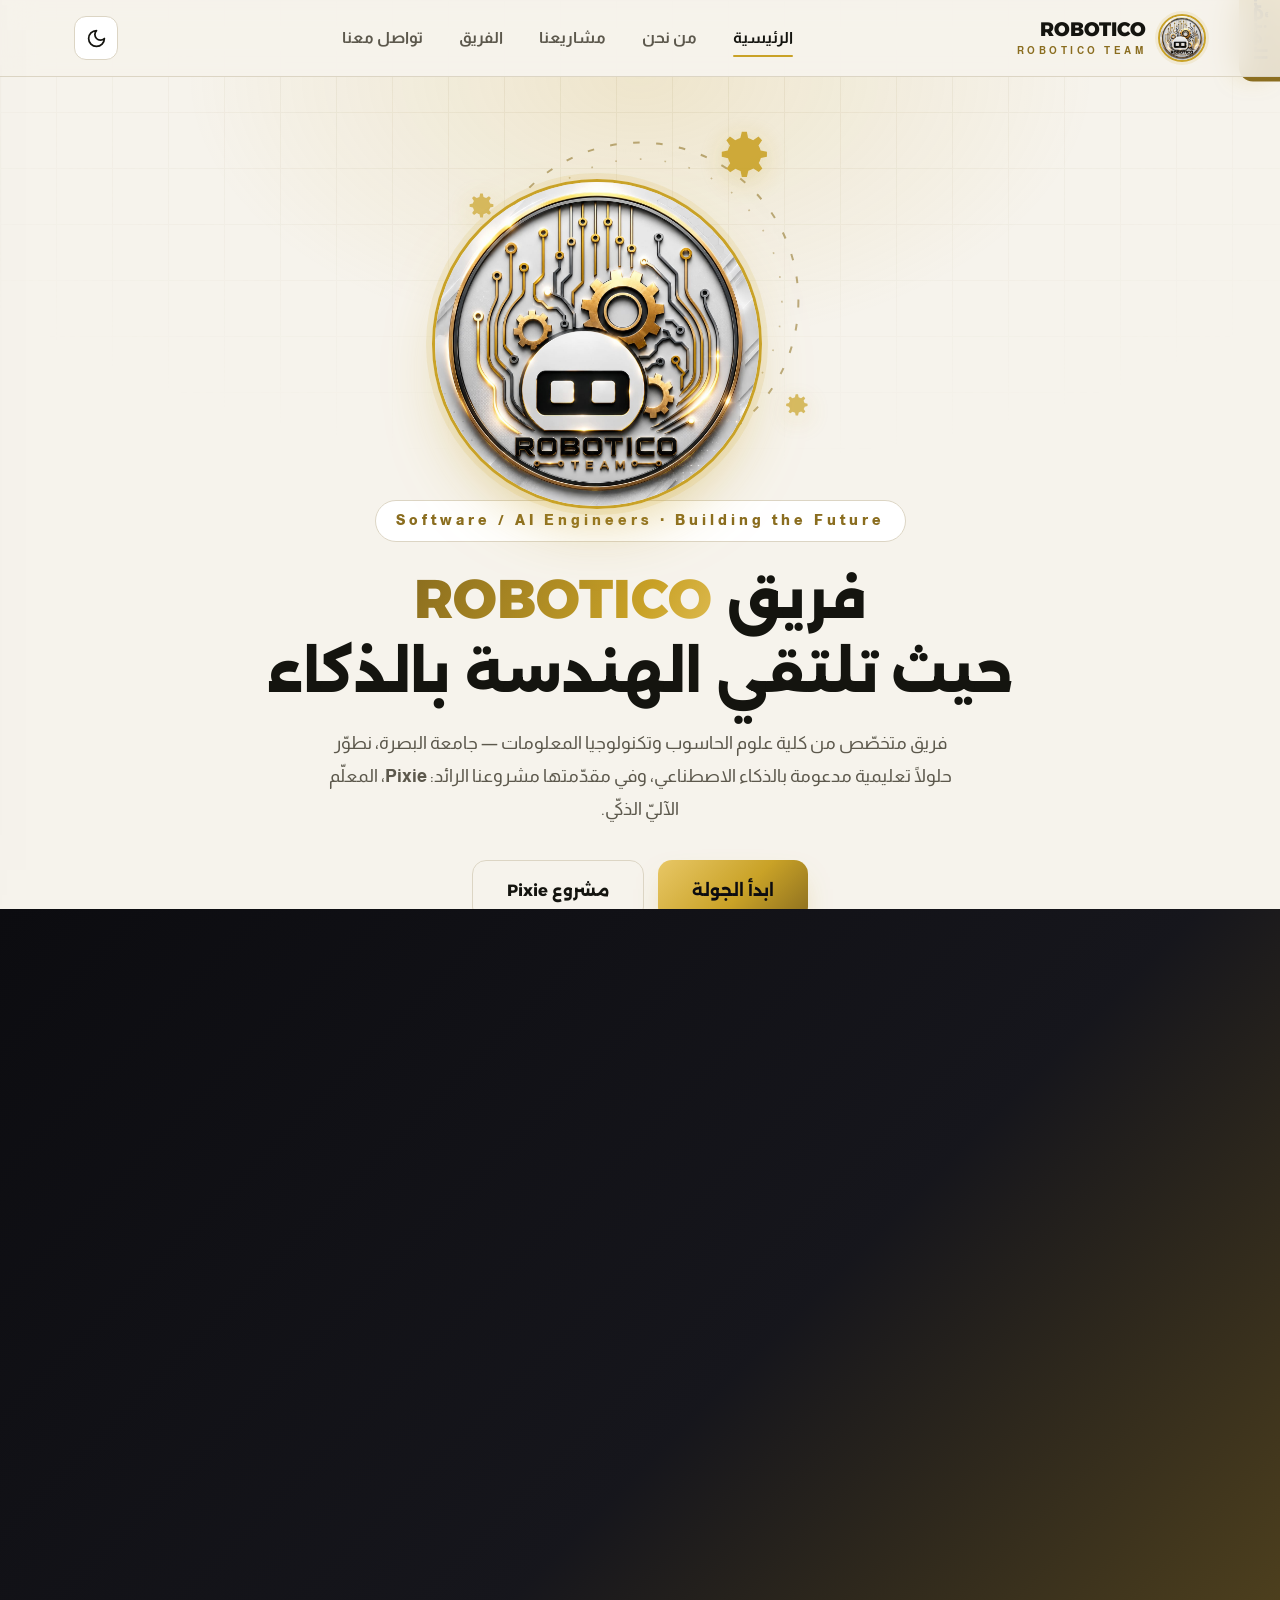
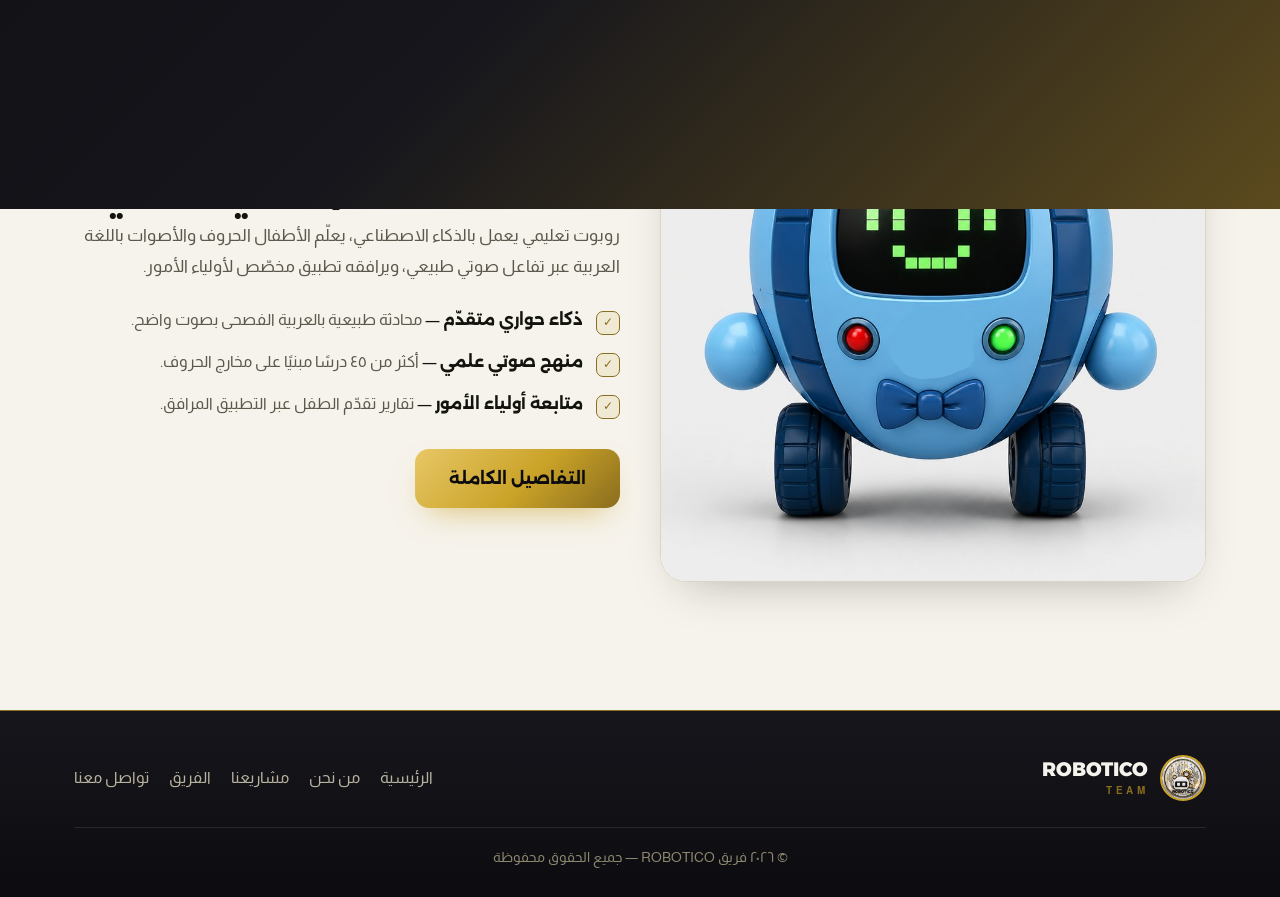
<file: index.html>
<!DOCTYPE html>
<html dir="rtl" lang="ar">
<head>
<meta charset="UTF-8" />
<meta name="viewport" content="width=device-width, initial-scale=1.0" />
<title>الرئيسية | فريق ROBOTICO — ROBOTICO TEAM</title>
<meta name="description" content="فريق ROBOTICO — جامعة البصرة. نبني Pixie: المعلّم الآليّ الذكيّ." />
<link rel="icon" type="image/jpeg" href="assets/logo.e" />
<link rel="preconnect" href="https://fonts.googleapis.com">
<link rel="preconnect" href="https://fonts.gstatic.com" crossorigin>
<link href="https://fonts.googleapis.com/css2?family=Alexandria:wght@500;700;800&family=Almarai:wght@400;700;800&display=swap" rel="stylesheet">
<link rel="stylesheet" href="style.css" />
</head>
<body>
<div class="circuit-bg" aria-hidden="true"></div>

<div class="page-wipe" id="pageWipe" aria-hidden="true"><img src="assets/logo.jpeg" alt="" /></div>

<nav class="nav">
  <div class="wrap nav-inner">
    <a class="brand" href="/" data-nav aria-label="ROBOTICO — الرئيسية">
      <img src="assets/logo.jpeg" alt="شعار فريق ROBOTICO" />
      <span class="brand-text">
        <span class="brand-name">ROBOTICO</span>
        <span class="brand-sub">ROBOTICO TEAM</span>
      </span>
    </a>
    <div class="nav-links" id="navLinks">
      <a href="/" data-nav class="active">الرئيسية</a>
      <a href="/about" data-nav>من نحن</a>
      <a href="/projects" data-nav>مشاريعنا</a>
      <a href="/team" data-nav>الفريق</a>
      <a href="/contact" data-nav>تواصل معنا</a>
    </div>
    <div class="nav-actions">
      <button class="icon-btn" id="themeBtn" onclick="toggleTheme()" aria-label="تبديل الثيم"></button>
      <button class="icon-btn burger" id="burger" aria-label="القائمة" aria-expanded="false">
        <svg viewBox="0 0 24 24" fill="none" stroke-width="2" stroke-linecap="round"><path d="M4 7h16M4 12h16M4 17h16"/></svg>
      </button>
    </div>
  </div>
</nav>

<button class="side-tab" id="sideTab">المنصّة قريبًا</button>
<aside class="sidebar" id="sidebar" aria-label="نافذة المنصّة">
  <div class="sidebar-head">
    <h3>منصّة Pixie</h3>
    <button class="icon-btn" id="sideClose" aria-label="إغلاق">
      <svg viewBox="0 0 24 24" fill="none" stroke-width="2" stroke-linecap="round"><path d="M6 6l12 12M18 6L6 18"/></svg>
    </button>
  </div>
  <p class="sidebar-sub">مساحة مخصّصة لأدوات Pixie التفاعلية — سيتم تفعيلها قريبًا.</p>
  <div class="side-card">
    <h4><svg viewBox="0 0 24 24" fill="none" stroke-width="2" stroke-linecap="round" stroke-linejoin="round"><rect x="2" y="4" width="20" height="14" rx="3"/><path d="M8 22h8M12 18v4"/></svg> محاكي Pixie التفاعلي</h4>
    <p>جرّب Pixie مباشرة من المتصفح: تعابيره، حروفه، وتفاعله.</p>
    <span class="soon">قريبًا</span>
  </div>
  <div class="side-card">
    <h4><svg viewBox="0 0 24 24" fill="none" stroke-width="2" stroke-linecap="round" stroke-linejoin="round"><rect x="5" y="2" width="14" height="20" rx="3"/><path d="M12 18h.01"/></svg> تطبيق أولياء الأمور</h4>
    <p>رابط تحميل التطبيق المرافق لمتابعة تقدّم طفلك.</p>
    <span class="soon">قريبًا</span>
  </div>
</aside>
<div class="overlay" id="overlay"></div>

<main class="page-body">

<section class="hero">
  <div class="hero-inner">
    <div class="logo-stage">
      <div class="gear gear-ring"><svg viewBox="0 0 200 200" fill="none" stroke="currentColor" aria-hidden="true"><circle cx="100" cy="100" r="96" stroke-width="1.2" stroke-dasharray="4 10"/><circle cx="100" cy="100" r="86" stroke-width="1" stroke-dasharray="1 14" opacity=".7"/></svg></div>
      <div class="gear gear-1"><svg viewBox="0 0 100 100" fill="currentColor" aria-hidden="true"><path d="M50 30a20 20 0 1 0 0 40 20 20 0 0 0 0-40Zm0 12a8 8 0 1 1 0 16 8 8 0 0 1 0-16Z"/><path d="M46 6h8l2 10a35 35 0 0 1 8 3.4l8.6-5.7 5.7 5.7-5.7 8.6a35 35 0 0 1 3.4 8L86 38v8l-9.6 2a35 35 0 0 1-3.4 8l5.7 8.6-5.7 5.7-8.6-5.7a35 35 0 0 1-8 3.4L54 78h-8l-2-9.6a35 35 0 0 1-8-3.4l-8.6 5.7-5.7-5.7 5.7-8.6a35 35 0 0 1-3.4-8L14 46v-8l9.6-2a35 35 0 0 1 3.4-8l-5.7-8.6 5.7-5.7 8.6 5.7a35 35 0 0 1 8-3.4L46 6Z" transform="translate(0 8)"/></svg></div>
      <div class="gear gear-2"><svg viewBox="0 0 100 100" fill="currentColor" aria-hidden="true"><path d="M50 30a20 20 0 1 0 0 40 20 20 0 0 0 0-40Zm0 12a8 8 0 1 1 0 16 8 8 0 0 1 0-16Z"/><path d="M46 6h8l2 10a35 35 0 0 1 8 3.4l8.6-5.7 5.7 5.7-5.7 8.6a35 35 0 0 1 3.4 8L86 38v8l-9.6 2a35 35 0 0 1-3.4 8l5.7 8.6-5.7 5.7-8.6-5.7a35 35 0 0 1-8 3.4L54 78h-8l-2-9.6a35 35 0 0 1-8-3.4l-8.6 5.7-5.7-5.7 5.7-8.6a35 35 0 0 1-3.4-8L14 46v-8l9.6-2a35 35 0 0 1 3.4-8l-5.7-8.6 5.7-5.7 8.6 5.7a35 35 0 0 1 8-3.4L46 6Z" transform="translate(0 8)"/></svg></div>
      <div class="gear gear-3"><svg viewBox="0 0 100 100" fill="currentColor" aria-hidden="true"><path d="M50 30a20 20 0 1 0 0 40 20 20 0 0 0 0-40Zm0 12a8 8 0 1 1 0 16 8 8 0 0 1 0-16Z"/><path d="M46 6h8l2 10a35 35 0 0 1 8 3.4l8.6-5.7 5.7 5.7-5.7 8.6a35 35 0 0 1 3.4 8L86 38v8l-9.6 2a35 35 0 0 1-3.4 8l5.7 8.6-5.7 5.7-8.6-5.7a35 35 0 0 1-8 3.4L54 78h-8l-2-9.6a35 35 0 0 1-8-3.4l-8.6 5.7-5.7-5.7 5.7-8.6a35 35 0 0 1-3.4-8L14 46v-8l9.6-2a35 35 0 0 1 3.4-8l-5.7-8.6 5.7-5.7 8.6 5.7a35 35 0 0 1 8-3.4L46 6Z" transform="translate(0 8)"/></svg></div>
      <div class="gear gear-4"><svg viewBox="0 0 100 100" fill="currentColor" aria-hidden="true"><path d="M50 30a20 20 0 1 0 0 40 20 20 0 0 0 0-40Zm0 12a8 8 0 1 1 0 16 8 8 0 0 1 0-16Z"/><path d="M46 6h8l2 10a35 35 0 0 1 8 3.4l8.6-5.7 5.7 5.7-5.7 8.6a35 35 0 0 1 3.4 8L86 38v8l-9.6 2a35 35 0 0 1-3.4 8l5.7 8.6-5.7 5.7-8.6-5.7a35 35 0 0 1-8 3.4L54 78h-8l-2-9.6a35 35 0 0 1-8-3.4l-8.6 5.7-5.7-5.7 5.7-8.6a35 35 0 0 1-3.4-8L14 46v-8l9.6-2a35 35 0 0 1 3.4-8l-5.7-8.6 5.7-5.7 8.6 5.7a35 35 0 0 1 8-3.4L46 6Z" transform="translate(0 8)"/></svg></div>
      <img class="logo" src="assets/logo.jpeg" alt="شعار فريق ROBOTICO" />
    </div>
    <span class="kicker">Software / AI Engineers · Building the Future</span>
    <h1>فريق <span class="gold-text">ROBOTICO</span><br>حيث تلتقي الهندسة بالذكاء</h1>
    <p>فريق متخصّص من كلية علوم الحاسوب وتكنولوجيا المعلومات — جامعة البصرة، نطوّر حلولًا تعليمية مدعومة بالذكاء الاصطناعي، وفي مقدّمتها مشروعنا الرائد: <b>Pixie</b>، المعلّم الآليّ الذكيّ.</p>
    <div class="btn-row">
      <button class="btn btn-gold" onclick="document.getElementById('intro').scrollIntoView({behavior:'smooth'})">ابدأ الجولة</button>
      <a class="btn btn-outline" href="/projects" data-nav>مشروع Pixie</a>
    </div>
  </div>
  <div class="scroll-hint"><span>مرّر للأسفل<svg viewBox="0 0 24 24" fill="none" stroke-width="2" stroke-linecap="round" stroke-linejoin="round"><path d="M12 5v14M5 12l7 7 7-7"/></svg></span></div>
</section>

<section class="section" id="intro">
  <div class="wrap">
    <span class="eyebrow reveal">من نحن</span>
    <h2 class="section-title reveal">فريق أكاديمي برؤية صناعية</h2>
    <p class="section-lead reveal d1">نعمل بمنهجية هندسية دقيقة: من البحث العلمي، إلى تصميم الأنظمة، إلى المنتج الواقعي.</p>
    <div class="grid-3" style="margin-top:44px">
      <div class="card reveal">
        <div class="card-ic"><svg viewBox="0 0 24 24" fill="none" stroke-width="2" stroke-linecap="round" stroke-linejoin="round"><path d="M12 2 2 7l10 5 10-5-10-5Z"/><path d="M2 17l10 5 10-5M2 12l10 5 10-5"/></svg></div>
        <h3>بحث علمي محكّم</h3>
        <p>مشروع Pixie مبنيّ على ورقة بحثية مقدَّمة لمسابقة NURAI 2026، بمنهجية أكاديمية موثّقة.</p>
      </div>
      <div class="card reveal d1">
        <div class="card-ic"><svg viewBox="0 0 24 24" fill="none" stroke-width="2" stroke-linecap="round" stroke-linejoin="round"><rect x="4" y="4" width="16" height="16" rx="2"/><path d="M9 9h6v6H9zM4 12h-2M22 12h-2M12 4V2M12 22v-2"/></svg></div>
        <h3>هندسة متكاملة</h3>
        <p>عتاد وبرمجيات وذكاء اصطناعي: من المعالجات المدمجة إلى أنظمة الحوار الذكية والتطبيقات.</p>
      </div>
      <div class="card reveal d2">
        <div class="card-ic"><svg viewBox="0 0 24 24" fill="none" stroke-width="2" stroke-linecap="round" stroke-linejoin="round"><path d="M17 21v-2a4 4 0 0 0-4-4H5a4 4 0 0 0-4 4v2"/><circle cx="9" cy="7" r="4"/><path d="M23 21v-2a4 4 0 0 0-3-3.87M16 3.13a4 4 0 0 1 0 7.75"/></svg></div>
        <h3>أثر مجتمعي</h3>
        <p>هدفنا تمكين الطفل العربي من التعلّم بلغته الأم عبر تقنيات عالمية المستوى.</p>
      </div>
    </div>
  </div>
</section>

<section class="section" style="padding-top:0">
  <div class="wrap grid-2">
    <div class="pixie-photo reveal">
      <span class="badge">PIXIE · Pixie</span>
      <img src="assets/pixie.jpg" alt="روبوت Pixie التعليمي" />
    </div>
    <div>
      <span class="eyebrow reveal">مشروعنا الرائد</span>
      <h2 class="section-title reveal d1">Pixie — المعلّم الآليّ الذكيّ</h2>
      <p class="section-lead reveal d2">روبوت تعليمي يعمل بالذكاء الاصطناعي، يعلّم الأطفال الحروف والأصوات باللغة العربية عبر تفاعل صوتي طبيعي، ويرافقه تطبيق مخصّص لأولياء الأمور.</p>
      <ul class="spec-list reveal d3">
        <li><span class="tick">✓</span><div><b>ذكاء حواري متقدّم</b> — <span>محادثة طبيعية بالعربية الفصحى بصوت واضح.</span></div></li>
        <li><span class="tick">✓</span><div><b>منهج صوتي علمي</b> — <span>أكثر من ٤٥ درسًا مبنيًا على مخارج الحروف.</span></div></li>
        <li><span class="tick">✓</span><div><b>متابعة أولياء الأمور</b> — <span>تقارير تقدّم الطفل عبر التطبيق المرافق.</span></div></li>
      </ul>
      <div style="margin-top:30px" class="reveal d3">
        <a class="btn btn-gold" href="/projects" data-nav>التفاصيل الكاملة</a>
      </div>
    </div>
  </div>
</section>

</main>

<footer>
  <div class="wrap">
    <div class="foot-inner">
      <div class="foot-brand">
        <img src="assets/logo.jpeg" alt="" />
        <span class="brand-text">
          <span class="brand-name">ROBOTICO</span>
          <span class="brand-sub">TEAM</span>
        </span>
      </div>
      <div class="foot-links">
        <a href="/" data-nav class="active">الرئيسية</a>
      <a href="/about" data-nav>من نحن</a>
      <a href="/projects" data-nav>مشاريعنا</a>
      <a href="/team" data-nav>الفريق</a>
      <a href="/contact" data-nav>تواصل معنا</a>
      </div>
    </div>
    <div class="foot-copy">© ٢٠٢٦ فريق ROBOTICO — جميع الحقوق محفوظة</div>
  </div>
</footer>

<script src="script.js"></script>
</body>
</html>
</file>
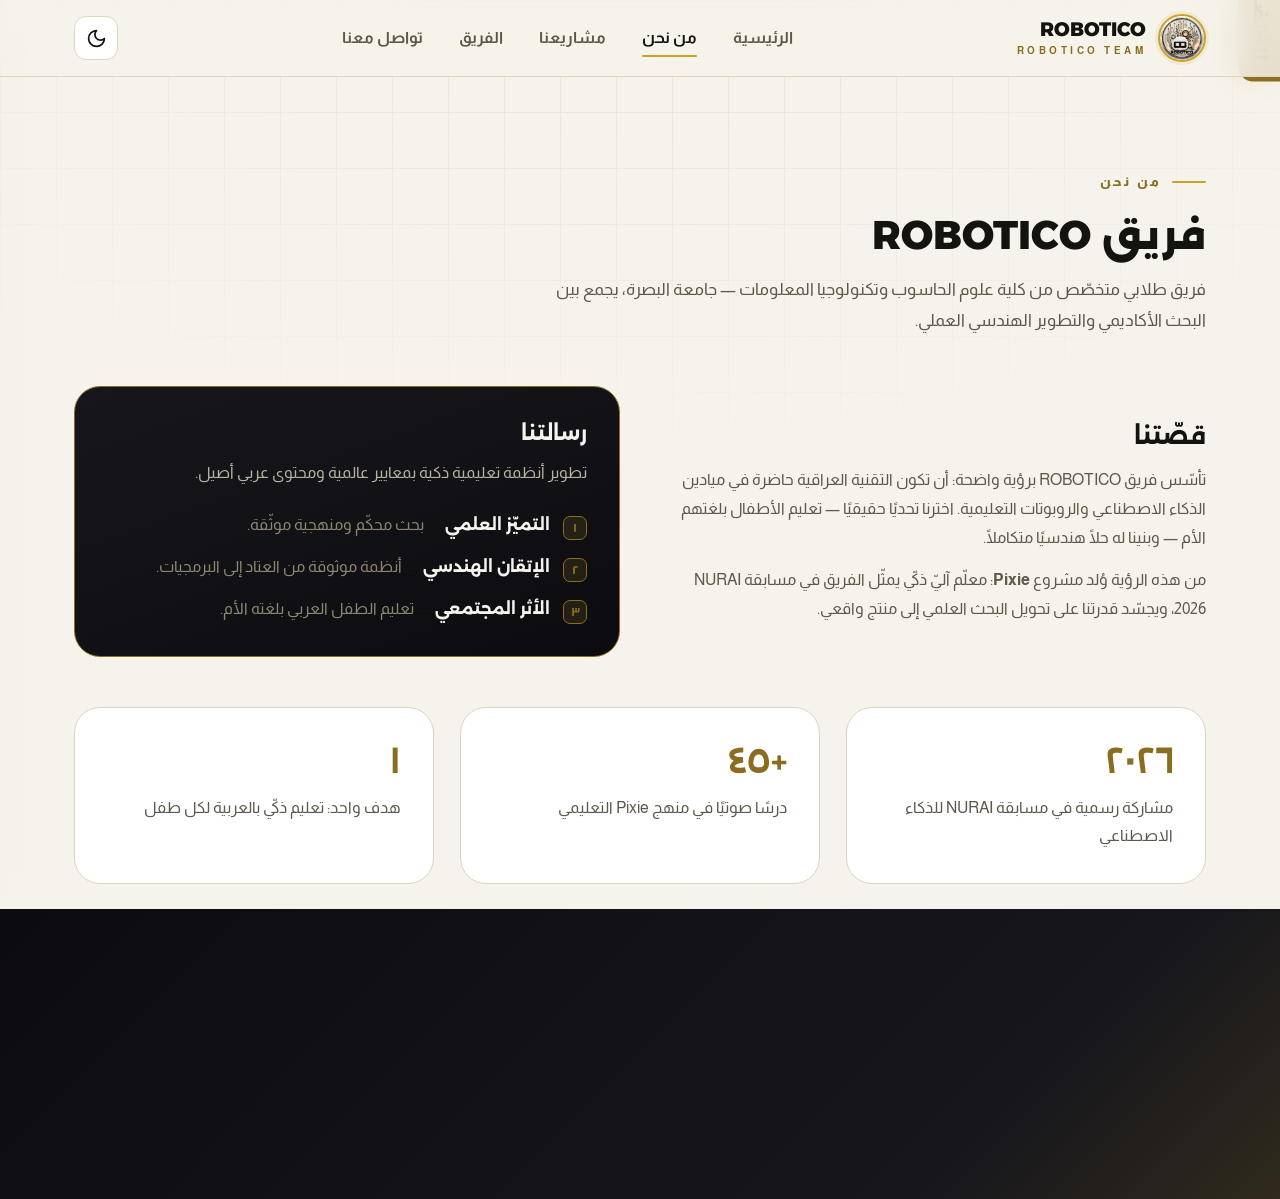
<file: about/index.html>
<!DOCTYPE html>
<html dir="rtl" lang="ar">
<head>
<meta charset="UTF-8" />
<meta name="viewport" content="width=device-width, initial-scale=1.0" />
<title>من نحن | فريق ROBOTICO — ROBOTICO TEAM</title>
<meta name="description" content="فريق ROBOTICO — جامعة البصرة. نبني Pixie: المعلّم الآليّ الذكيّ." />
<link rel="icon" type="image/jpeg" href="../assets/logo.jpeg" />
<link rel="preconnect" href="https://fonts.googleapis.com">
<link rel="preconnect" href="https://fonts.gstatic.com" crossorigin>
<link href="https://fonts.googleapis.com/css2?family=Alexandria:wght@500;700;800&family=Almarai:wght@400;700;800&display=swap" rel="stylesheet">
<link rel="stylesheet" href="../style.css" />
</head>
<body>
<div class="circuit-bg" aria-hidden="true"></div>

<div class="page-wipe" id="pageWipe" aria-hidden="true"><img src="../assets/logo.jpeg" alt="" /></div>

<nav class="nav">
  <div class="wrap nav-inner">
    <a class="brand" href="/" data-nav aria-label="ROBOTICO — الرئيسية">
      <img src="../assets/logo.jpeg" alt="شعار فريق ROBOTICO" />
      <span class="brand-text">
        <span class="brand-name">ROBOTICO</span>
        <span class="brand-sub">ROBOTICO TEAM</span>
      </span>
    </a>
    <div class="nav-links" id="navLinks">
      <a href="/" data-nav>الرئيسية</a>
      <a href="/about" data-nav class="active">من نحن</a>
      <a href="/projects" data-nav>مشاريعنا</a>
      <a href="/team" data-nav>الفريق</a>
      <a href="/contact" data-nav>تواصل معنا</a>
    </div>
    <div class="nav-actions">
      <button class="icon-btn" id="themeBtn" onclick="toggleTheme()" aria-label="تبديل الثيم"></button>
      <button class="icon-btn burger" id="burger" aria-label="القائمة" aria-expanded="false">
        <svg viewBox="0 0 24 24" fill="none" stroke-width="2" stroke-linecap="round"><path d="M4 7h16M4 12h16M4 17h16"/></svg>
      </button>
    </div>
  </div>
</nav>

<button class="side-tab" id="sideTab">المنصّة قريبًا</button>
<aside class="sidebar" id="sidebar" aria-label="نافذة المنصّة">
  <div class="sidebar-head">
    <h3>منصّة Pixie</h3>
    <button class="icon-btn" id="sideClose" aria-label="إغلاق">
      <svg viewBox="0 0 24 24" fill="none" stroke-width="2" stroke-linecap="round"><path d="M6 6l12 12M18 6L6 18"/></svg>
    </button>
  </div>
  <p class="sidebar-sub">مساحة مخصّصة لأدوات Pixie التفاعلية — سيتم تفعيلها قريبًا.</p>
  <div class="side-card">
    <h4><svg viewBox="0 0 24 24" fill="none" stroke-width="2" stroke-linecap="round" stroke-linejoin="round"><rect x="2" y="4" width="20" height="14" rx="3"/><path d="M8 22h8M12 18v4"/></svg> محاكي Pixie التفاعلي</h4>
    <p>جرّب Pixie مباشرة من المتصفح: تعابيره، حروفه، وتفاعله.</p>
    <span class="soon">قريبًا</span>
  </div>
  <div class="side-card">
    <h4><svg viewBox="0 0 24 24" fill="none" stroke-width="2" stroke-linecap="round" stroke-linejoin="round"><rect x="5" y="2" width="14" height="20" rx="3"/><path d="M12 18h.01"/></svg> تطبيق أولياء الأمور</h4>
    <p>رابط تحميل التطبيق المرافق لمتابعة تقدّم طفلك.</p>
    <span class="soon">قريبًا</span>
  </div>
</aside>
<div class="overlay" id="overlay"></div>

<main class="page-body">

<section class="section" style="margin-top:76px">
  <div class="wrap">
    <span class="eyebrow reveal">من نحن</span>
    <h2 class="section-title reveal">فريق ROBOTICO</h2>
    <p class="section-lead reveal d1">فريق طلابي متخصّص من كلية علوم الحاسوب وتكنولوجيا المعلومات — جامعة البصرة، يجمع بين البحث الأكاديمي والتطوير الهندسي العملي.</p>

    <div class="grid-2" style="margin-top:50px">
      <div class="reveal">
        <h3 style="font-size:1.5rem;margin-bottom:14px">قصّتنا</h3>
        <p style="color:var(--muted);margin-bottom:14px">تأسّس فريق ROBOTICO برؤية واضحة: أن تكون التقنية العراقية حاضرة في ميادين الذكاء الاصطناعي والروبوتات التعليمية. اخترنا تحديًا حقيقيًا — تعليم الأطفال بلغتهم الأم — وبنينا له حلًا هندسيًا متكاملًا.</p>
        <p style="color:var(--muted)">من هذه الرؤية وُلد مشروع <b>Pixie</b>: معلّم آليّ ذكيّ يمثّل الفريق في مسابقة NURAI 2026، ويجسّد قدرتنا على تحويل البحث العلمي إلى منتج واقعي.</p>
      </div>
      <div class="card reveal d1" style="background:linear-gradient(160deg,var(--charcoal),var(--black));border-color:var(--gold-deep)">
        <h3 style="color:var(--ivory);margin-bottom:12px">رسالتنا</h3>
        <p style="color:#B8B29E;margin-bottom:20px">تطوير أنظمة تعليمية ذكية بمعايير عالمية ومحتوى عربي أصيل.</p>
        <ul class="spec-list">
          <li><span class="tick">١</span><div><b style="color:var(--ivory)">التميّز العلمي</b> — <span style="color:#8d876f">بحث محكّم ومنهجية موثّقة.</span></div></li>
          <li><span class="tick">٢</span><div><b style="color:var(--ivory)">الإتقان الهندسي</b> — <span style="color:#8d876f">أنظمة موثوقة من العتاد إلى البرمجيات.</span></div></li>
          <li><span class="tick">٣</span><div><b style="color:var(--ivory)">الأثر المجتمعي</b> — <span style="color:#8d876f">تعليم الطفل العربي بلغته الأم.</span></div></li>
        </ul>
      </div>
    </div>

    <div class="grid-3" style="margin-top:50px">
      <div class="card reveal"><h3 style="color:var(--accent);font-size:2rem">٢٠٢٦</h3><p>مشاركة رسمية في مسابقة NURAI للذكاء الاصطناعي</p></div>
      <div class="card reveal d1"><h3 style="color:var(--accent);font-size:2rem">+٤٥</h3><p>درسًا صوتيًا في منهج Pixie التعليمي</p></div>
      <div class="card reveal d2"><h3 style="color:var(--accent);font-size:2rem">١</h3><p>هدف واحد: تعليم ذكيّ بالعربية لكل طفل</p></div>
    </div>
  </div>
</section>

</main>

<footer>
  <div class="wrap">
    <div class="foot-inner">
      <div class="foot-brand">
        <img src="../assets/logo.jpeg" alt="" />
        <span class="brand-text">
          <span class="brand-name">ROBOTICO</span>
          <span class="brand-sub">TEAM</span>
        </span>
      </div>
      <div class="foot-links">
        <a href="/" data-nav>الرئيسية</a>
      <a href="/about" data-nav class="active">من نحن</a>
      <a href="/projects" data-nav>مشاريعنا</a>
      <a href="/team" data-nav>الفريق</a>
      <a href="/contact" data-nav>تواصل معنا</a>
      </div>
    </div>
    <div class="foot-copy">© ٢٠٢٦ فريق ROBOTICO — جميع الحقوق محفوظة</div>
  </div>
</footer>

<script src="../script.js"></script>
</body>
</html>
</file>
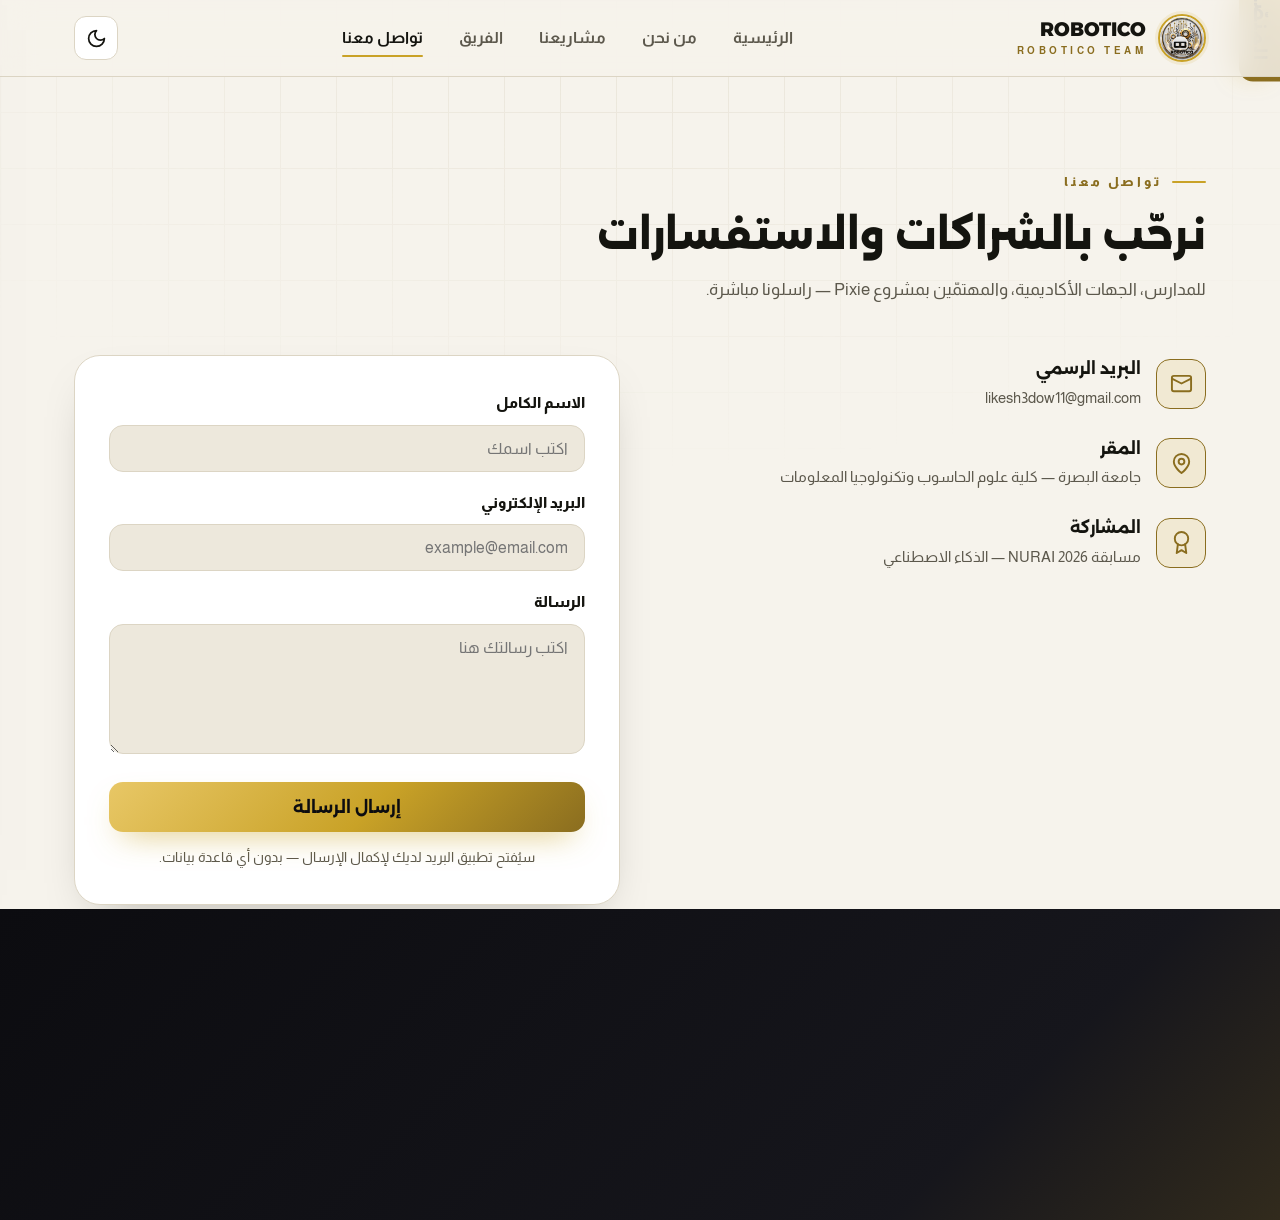
<file: contact/index.html>
<!DOCTYPE html>
<html dir="rtl" lang="ar">
<head>
<meta charset="UTF-8" />
<meta name="viewport" content="width=device-width, initial-scale=1.0" />
<title>تواصل معنا | فريق ROBOTICO — ROBOTICO TEAM</title>
<meta name="description" content="فريق ROBOTICO — جامعة البصرة. نبني Pixie: المعلّم الآليّ الذكيّ." />
<link rel="icon" type="image/jpeg" href="../assets/logo.jpeg" />
<link rel="preconnect" href="https://fonts.googleapis.com">
<link rel="preconnect" href="https://fonts.gstatic.com" crossorigin>
<link href="https://fonts.googleapis.com/css2?family=Alexandria:wght@500;700;800&family=Almarai:wght@400;700;800&display=swap" rel="stylesheet">
<link rel="stylesheet" href="../style.css" />
</head>
<body>
<div class="circuit-bg" aria-hidden="true"></div>

<div class="page-wipe" id="pageWipe" aria-hidden="true"><img src="../assets/logo.jpeg" alt="" /></div>

<nav class="nav">
  <div class="wrap nav-inner">
    <a class="brand" href="/" data-nav aria-label="ROBOTICO — الرئيسية">
      <img src="../assets/logo.jpeg" alt="شعار فريق ROBOTICO" />
      <span class="brand-text">
        <span class="brand-name">ROBOTICO</span>
        <span class="brand-sub">ROBOTICO TEAM</span>
      </span>
    </a>
    <div class="nav-links" id="navLinks">
      <a href="/" data-nav>الرئيسية</a>
      <a href="/about" data-nav>من نحن</a>
      <a href="/projects" data-nav>مشاريعنا</a>
      <a href="/team" data-nav>الفريق</a>
      <a href="/contact" data-nav class="active">تواصل معنا</a>
    </div>
    <div class="nav-actions">
      <button class="icon-btn" id="themeBtn" onclick="toggleTheme()" aria-label="تبديل الثيم"></button>
      <button class="icon-btn burger" id="burger" aria-label="القائمة" aria-expanded="false">
        <svg viewBox="0 0 24 24" fill="none" stroke-width="2" stroke-linecap="round"><path d="M4 7h16M4 12h16M4 17h16"/></svg>
      </button>
    </div>
  </div>
</nav>

<button class="side-tab" id="sideTab">المنصّة قريبًا</button>
<aside class="sidebar" id="sidebar" aria-label="نافذة المنصّة">
  <div class="sidebar-head">
    <h3>منصّة Pixie</h3>
    <button class="icon-btn" id="sideClose" aria-label="إغلاق">
      <svg viewBox="0 0 24 24" fill="none" stroke-width="2" stroke-linecap="round"><path d="M6 6l12 12M18 6L6 18"/></svg>
    </button>
  </div>
  <p class="sidebar-sub">مساحة مخصّصة لأدوات Pixie التفاعلية — سيتم تفعيلها قريبًا.</p>
  <div class="side-card">
    <h4><svg viewBox="0 0 24 24" fill="none" stroke-width="2" stroke-linecap="round" stroke-linejoin="round"><rect x="2" y="4" width="20" height="14" rx="3"/><path d="M8 22h8M12 18v4"/></svg> محاكي Pixie التفاعلي</h4>
    <p>جرّب Pixie مباشرة من المتصفح: تعابيره، حروفه، وتفاعله.</p>
    <span class="soon">قريبًا</span>
  </div>
  <div class="side-card">
    <h4><svg viewBox="0 0 24 24" fill="none" stroke-width="2" stroke-linecap="round" stroke-linejoin="round"><rect x="5" y="2" width="14" height="20" rx="3"/><path d="M12 18h.01"/></svg> تطبيق أولياء الأمور</h4>
    <p>رابط تحميل التطبيق المرافق لمتابعة تقدّم طفلك.</p>
    <span class="soon">قريبًا</span>
  </div>
</aside>
<div class="overlay" id="overlay"></div>

<main class="page-body">

<section class="section" style="margin-top:76px">
  <div class="wrap">
    <span class="eyebrow reveal">تواصل معنا</span>
    <h2 class="section-title reveal">نرحّب بالشراكات والاستفسارات</h2>
    <p class="section-lead reveal d1">للمدارس، الجهات الأكاديمية، والمهتمّين بمشروع Pixie — راسلونا مباشرة.</p>

    <div class="grid-2" style="margin-top:50px;align-items:start">
      <div class="reveal">
        <div class="ci">
          <div class="ci-ic"><svg viewBox="0 0 24 24" fill="none" stroke-width="2" stroke-linecap="round" stroke-linejoin="round"><rect x="2" y="4" width="20" height="16" rx="2"/><path d="m22 7-10 5L2 7"/></svg></div>
          <div><b>البريد الرسمي</b><span>likesh3dow11@gmail.com</span></div>
        </div>
        <div class="ci">
          <div class="ci-ic"><svg viewBox="0 0 24 24" fill="none" stroke-width="2" stroke-linecap="round" stroke-linejoin="round"><path d="M20 10c0 6-8 12-8 12s-8-6-8-12a8 8 0 0 1 16 0Z"/><circle cx="12" cy="10" r="3"/></svg></div>
          <div><b>المقر</b><span>جامعة البصرة — كلية علوم الحاسوب وتكنولوجيا المعلومات</span></div>
        </div>
        <div class="ci">
          <div class="ci-ic"><svg viewBox="0 0 24 24" fill="none" stroke-width="2" stroke-linecap="round" stroke-linejoin="round"><path d="M12 15a7 7 0 1 0 0-14 7 7 0 0 0 0 14Z"/><path d="M8.21 13.89 7 23l5-3 5 3-1.21-9.12"/></svg></div>
          <div><b>المشاركة</b><span>مسابقة NURAI 2026 — الذكاء الاصطناعي</span></div>
        </div>
      </div>

      <form class="contact reveal d1" id="contactForm">
        <div class="field"><label for="name">الاسم الكامل</label><input id="name" type="text" placeholder="اكتب اسمك" required /></div>
        <div class="field"><label for="email">البريد الإلكتروني</label><input id="email" type="email" placeholder="example@email.com" required /></div>
        <div class="field"><label for="msg">الرسالة</label><textarea id="msg" placeholder="اكتب رسالتك هنا" required></textarea></div>
        <button type="submit" class="btn btn-gold" style="width:100%;justify-content:center">إرسال الرسالة</button>
        <p style="font-size:.85rem;color:var(--muted);margin-top:14px;text-align:center">سيُفتح تطبيق البريد لديك لإكمال الإرسال — بدون أي قاعدة بيانات.</p>
      </form>
    </div>
  </div>
</section>
<script>
document.getElementById('contactForm').addEventListener('submit', function(e){
  e.preventDefault();
  var n=document.getElementById('name').value.trim();
  var em=document.getElementById('email').value.trim();
  var m=document.getElementById('msg').value.trim();
  location.href='mailto:liksesh3dow11@gmail.com?subject='+encodeURIComponent('رسالة من '+n+' — موقع ROBOTICO')+'&body='+encodeURIComponent(m+'\n\n---\nالاسم: '+n+'\nالبريد: '+em);
});
</script>

</main>

<footer>
  <div class="wrap">
    <div class="foot-inner">
      <div class="foot-brand">
        <img src="../assets/logo.jpeg" alt="" />
        <span class="brand-text">
          <span class="brand-name">ROBOTICO</span>
          <span class="brand-sub">TEAM</span>
        </span>
      </div>
      <div class="foot-links">
        <a href="/" data-nav>الرئيسية</a>
      <a href="/about" data-nav>من نحن</a>
      <a href="/projects" data-nav>مشاريعنا</a>
      <a href="/team" data-nav>الفريق</a>
      <a href="/contact" data-nav class="active">تواصل معنا</a>
      </div>
    </div>
    <div class="foot-copy">© ٢٠٢٦ فريق ROBOTICO — جميع الحقوق محفوظة</div>
  </div>
</footer>

<script src="../script.js"></script>
</body>
</html>
</file>
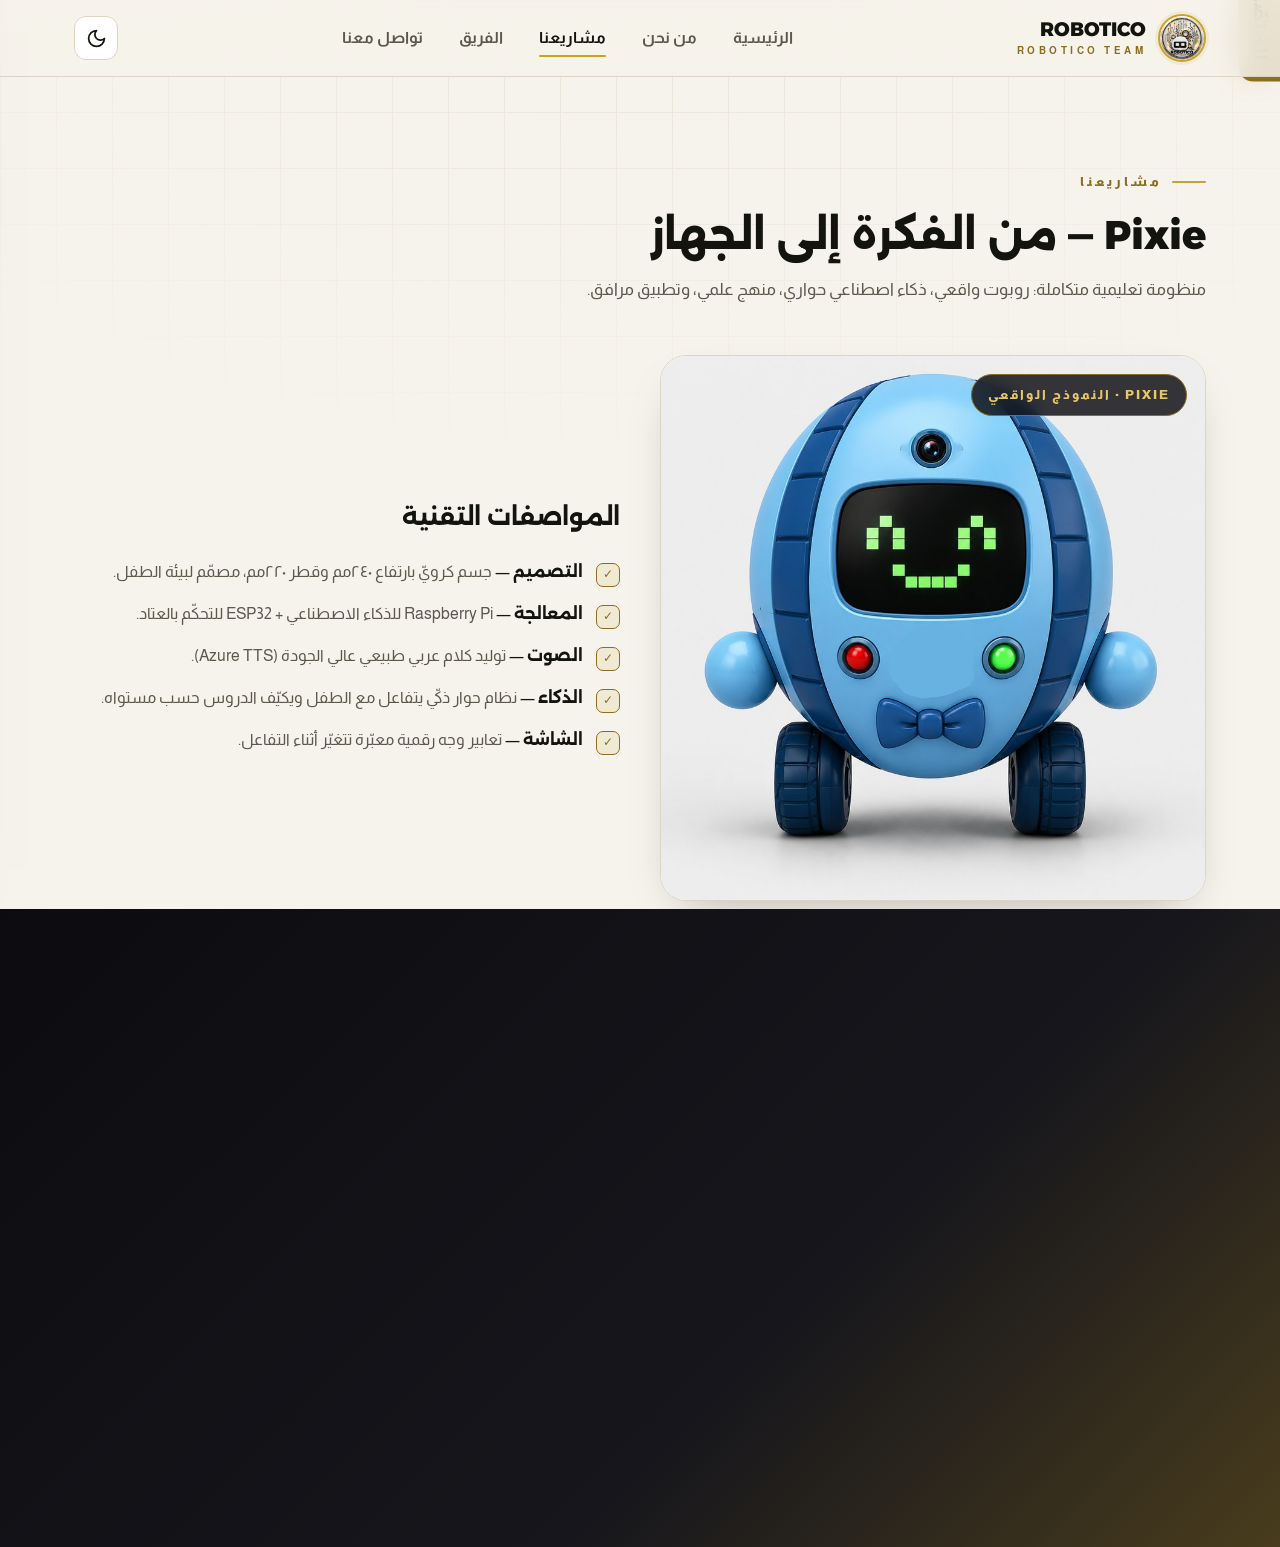
<file: projects/index.html>
<!DOCTYPE html>
<html dir="rtl" lang="ar">
<head>
<meta charset="UTF-8" />
<meta name="viewport" content="width=device-width, initial-scale=1.0" />
<title>مشاريعنا | فريق ROBOTICO — ROBOTICO TEAM</title>
<meta name="description" content="فريق ROBOTICO — جامعة البصرة. نبني Pixie: المعلّم الآليّ الذكيّ." />
<link rel="icon" type="image/jpeg" href="../assets/logo.jpeg" />
<link rel="preconnect" href="https://fonts.googleapis.com">
<link rel="preconnect" href="https://fonts.gstatic.com" crossorigin>
<link href="https://fonts.googleapis.com/css2?family=Alexandria:wght@500;700;800&family=Almarai:wght@400;700;800&display=swap" rel="stylesheet">
<link rel="stylesheet" href="../style.css" />
</head>
<body>
<div class="circuit-bg" aria-hidden="true"></div>

<div class="page-wipe" id="pageWipe" aria-hidden="true"><img src="../assets/logo.jpeg" alt="" /></div>

<nav class="nav">
  <div class="wrap nav-inner">
    <a class="brand" href="/" data-nav aria-label="ROBOTICO — الرئيسية">
      <img src="../assets/logo.jpeg" alt="شعار فريق ROBOTICO" />
      <span class="brand-text">
        <span class="brand-name">ROBOTICO</span>
        <span class="brand-sub">ROBOTICO TEAM</span>
      </span>
    </a>
    <div class="nav-links" id="navLinks">
      <a href="/" data-nav>الرئيسية</a>
      <a href="/about" data-nav>من نحن</a>
      <a href="/projects" data-nav class="active">مشاريعنا</a>
      <a href="/team" data-nav>الفريق</a>
      <a href="/contact" data-nav>تواصل معنا</a>
    </div>
    <div class="nav-actions">
      <button class="icon-btn" id="themeBtn" onclick="toggleTheme()" aria-label="تبديل الثيم"></button>
      <button class="icon-btn burger" id="burger" aria-label="القائمة" aria-expanded="false">
        <svg viewBox="0 0 24 24" fill="none" stroke-width="2" stroke-linecap="round"><path d="M4 7h16M4 12h16M4 17h16"/></svg>
      </button>
    </div>
  </div>
</nav>

<button class="side-tab" id="sideTab">المنصّة قريبًا</button>
<aside class="sidebar" id="sidebar" aria-label="نافذة المنصّة">
  <div class="sidebar-head">
    <h3>منصّة Pixie</h3>
    <button class="icon-btn" id="sideClose" aria-label="إغلاق">
      <svg viewBox="0 0 24 24" fill="none" stroke-width="2" stroke-linecap="round"><path d="M6 6l12 12M18 6L6 18"/></svg>
    </button>
  </div>
  <p class="sidebar-sub">مساحة مخصّصة لأدوات Pixie التفاعلية — سيتم تفعيلها قريبًا.</p>
  <div class="side-card">
    <h4><svg viewBox="0 0 24 24" fill="none" stroke-width="2" stroke-linecap="round" stroke-linejoin="round"><rect x="2" y="4" width="20" height="14" rx="3"/><path d="M8 22h8M12 18v4"/></svg> محاكي Pixie التفاعلي</h4>
    <p>جرّب Pixie مباشرة من المتصفح: تعابيره، حروفه، وتفاعله.</p>
    <span class="soon">قريبًا</span>
  </div>
  <div class="side-card">
    <h4><svg viewBox="0 0 24 24" fill="none" stroke-width="2" stroke-linecap="round" stroke-linejoin="round"><rect x="5" y="2" width="14" height="20" rx="3"/><path d="M12 18h.01"/></svg> تطبيق أولياء الأمور</h4>
    <p>رابط تحميل التطبيق المرافق لمتابعة تقدّم طفلك.</p>
    <span class="soon">قريبًا</span>
  </div>
</aside>
<div class="overlay" id="overlay"></div>

<main class="page-body">

<section class="section" style="margin-top:76px">
  <div class="wrap">
    <span class="eyebrow reveal">مشاريعنا</span>
    <h2 class="section-title reveal">Pixie — من الفكرة إلى الجهاز</h2>
    <p class="section-lead reveal d1">منظومة تعليمية متكاملة: روبوت واقعي، ذكاء اصطناعي حواري، منهج علمي، وتطبيق مرافق.</p>

    <div class="grid-2" style="margin-top:50px">
      <div class="pixie-photo reveal">
        <span class="badge">PIXIE · النموذج الواقعي</span>
        <img src="../assets/pixie.jpg" alt="روبوت Pixie" />
      </div>
      <div>
        <h3 class="reveal" style="font-size:1.5rem;margin-bottom:14px">المواصفات التقنية</h3>
        <ul class="spec-list">
          <li class="reveal"><span class="tick">✓</span><div><b>التصميم</b> — <span>جسم كرويّ بارتفاع ٢٤٠مم وقطر ٢٢٠مم، مصمّم لبيئة الطفل.</span></div></li>
          <li class="reveal d1"><span class="tick">✓</span><div><b>المعالجة</b> — <span>Raspberry Pi للذكاء الاصطناعي + ESP32 للتحكّم بالعتاد.</span></div></li>
          <li class="reveal d1"><span class="tick">✓</span><div><b>الصوت</b> — <span>توليد كلام عربي طبيعي عالي الجودة (Azure TTS).</span></div></li>
          <li class="reveal d2"><span class="tick">✓</span><div><b>الذكاء</b> — <span>نظام حوار ذكيّ يتفاعل مع الطفل ويكيّف الدروس حسب مستواه.</span></div></li>
          <li class="reveal d2"><span class="tick">✓</span><div><b>الشاشة</b> — <span>تعابير وجه رقمية معبّرة تتغيّر أثناء التفاعل.</span></div></li>
        </ul>
      </div>
    </div>

    <div class="grid-3" style="margin-top:50px">
      <div class="card reveal">
        <div class="card-ic"><svg viewBox="0 0 24 24" fill="none" stroke-width="2" stroke-linecap="round" stroke-linejoin="round"><rect x="5" y="2" width="14" height="20" rx="3"/><path d="M12 18h.01"/></svg></div>
        <h3>تطبيق أولياء الأمور</h3>
        <p>تطبيق Flutter لمتابعة تقدّم الطفل، عرض التقارير، وإدارة المحتوى التعليمي.</p>
      </div>
      <div class="card reveal d1">
        <div class="card-ic"><svg viewBox="0 0 24 24" fill="none" stroke-width="2" stroke-linecap="round" stroke-linejoin="round"><path d="M4 19.5A2.5 2.5 0 0 1 6.5 17H20"/><path d="M6.5 2H20v20H6.5A2.5 2.5 0 0 1 4 19.5v-15A2.5 2.5 0 0 1 6.5 2Z"/></svg></div>
        <h3>المنهج الصوتي</h3>
        <p>أكثر من ٤٥ درسًا مبنيًا على مخارج الحروف العربية والصوتيات الإنجليزية بتدرّج علمي.</p>
      </div>
      <div class="card reveal d2">
        <div class="card-ic"><svg viewBox="0 0 24 24" fill="none" stroke-width="2" stroke-linecap="round" stroke-linejoin="round"><rect x="2" y="4" width="20" height="14" rx="3"/><path d="M8 22h8M12 18v4"/></svg></div>
        <h3>محاكي Pixie</h3>
        <p>نسخة تفاعلية من Pixie تعمل في المتصفح — ستتوفر قريبًا عبر منصّة الموقع.</p>
        <span style="display:inline-block;margin-top:14px;font-size:.78rem;font-weight:800;letter-spacing:2px;color:var(--black);background:linear-gradient(135deg,var(--gold-bright),var(--gold));padding:5px 14px;border-radius:999px">قريبًا</span>
      </div>
    </div>
  </div>
</section>

</main>

<footer>
  <div class="wrap">
    <div class="foot-inner">
      <div class="foot-brand">
        <img src="../assets/logo.jpeg" alt="" />
        <span class="brand-text">
          <span class="brand-name">ROBOTICO</span>
          <span class="brand-sub">TEAM</span>
        </span>
      </div>
      <div class="foot-links">
        <a href="/" data-nav>الرئيسية</a>
      <a href="/about" data-nav>من نحن</a>
      <a href="/projects" data-nav class="active">مشاريعنا</a>
      <a href="/team" data-nav>الفريق</a>
      <a href="/contact" data-nav>تواصل معنا</a>
      </div>
    </div>
    <div class="foot-copy">© ٢٠٢٦ فريق ROBOTICO — جميع الحقوق محفوظة</div>
  </div>
</footer>

<script src="../script.js"></script>
</body>
</html>
</file>
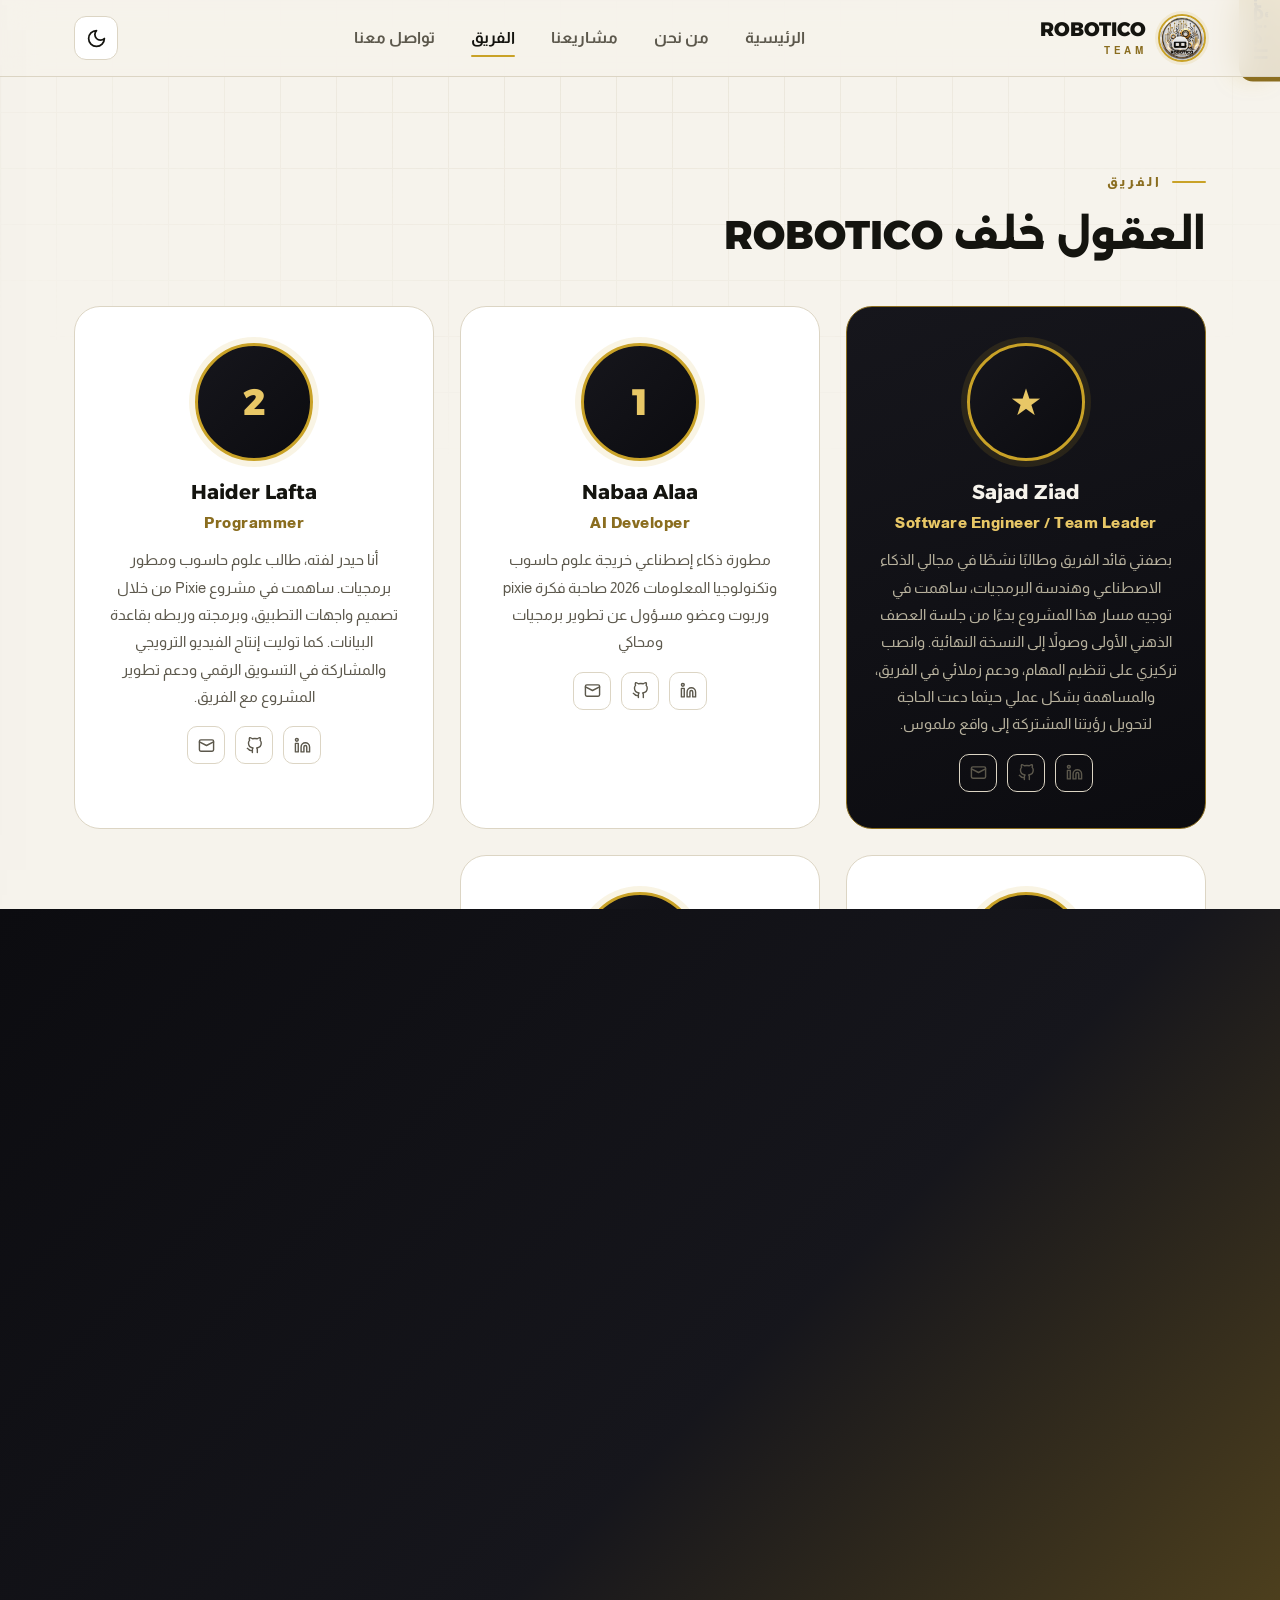
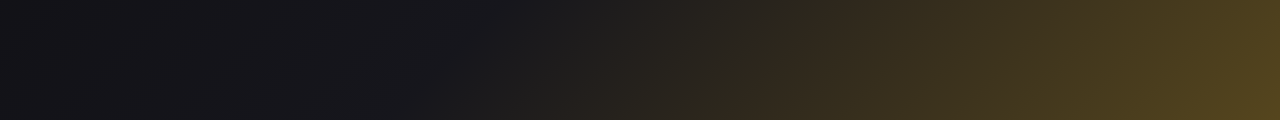
<file: team/index.html>
<!DOCTYPE html>
<html dir="rtl" lang="ar">
<head>
<meta charset="UTF-8" />
<meta name="viewport" content="width=device-width, initial-scale=1.0" />
<title>الفريق | فريق ROBOTICO — ROBOTICO TEAM</title>
<meta name="description" content="فريق ROBOTICO — جامعة البصرة. نبني Pixie: المعلّم الآليّ الذكيّ." />
<link rel="icon" type="image/jpeg" href="../assets/logo.e" />
<link rel="preconnect" href="https://fonts.googleapis.com">
<link rel="preconnect" href="https://fonts.gstatic.com" crossorigin>
<link href="https://fonts.googleapis.com/css2?family=Alexandria:wght@500;700;800&family=Almarai:wght@400;700;800&display=swap" rel="stylesheet">
<link rel="stylesheet" href="../style.css" />
</head>
<body>
<div class="circuit-bg" aria-hidden="true"></div>

<div class="page-wipe" id="pageWipe" aria-hidden="true"><img src="../assets/logo.jpeg" alt="" /></div>

<nav class="nav">
  <div class="wrap nav-inner">
    <a class="brand" href="/" data-nav aria-label="ROBOTICO — الرئيسية">
      <img src="../assets/logo.jpeg" alt="شعار فريق ROBOTICO" />
      <span class="brand-text">
        <span class="brand-name">ROBOTICO</span>
        <span class="brand-sub">TEAM</span>
      </span>
    </a>
    <div class="nav-links" id="navLinks">
      <a href="/" data-nav>الرئيسية</a>
      <a href="/about" data-nav>من نحن</a>
      <a href="/projects" data-nav>مشاريعنا</a>
      <a href="/team" data-nav class="active">الفريق</a>
      <a href="/contact" data-nav>تواصل معنا</a>
    </div>
    <div class="nav-actions">
      <button class="icon-btn" id="themeBtn" onclick="toggleTheme()" aria-label="تبديل الثيم"></button>
      <button class="icon-btn burger" id="burger" aria-label="القائمة" aria-expanded="false">
        <svg viewBox="0 0 24 24" fill="none" stroke-width="2" stroke-linecap="round"><path d="M4 7h16M4 12h16M4 17h16"/></svg>
      </button>
    </div>
  </div>
</nav>

<button class="side-tab" id="sideTab">المنصّة قريبًا</button>
<aside class="sidebar" id="sidebar" aria-label="نافذة المنصّة">
  <div class="sidebar-head">
    <h3>منصّة Pixie</h3>
    <button class="icon-btn" id="sideClose" aria-label="إغلاق">
      <svg viewBox="0 0 24 24" fill="none" stroke-width="2" stroke-linecap="round"><path d="M6 6l12 12M18 6L6 18"/></svg>
    </button>
  </div>
  <p class="sidebar-sub">مساحة مخصّصة لأدوات Pixie التفاعلية — سيتم تفعيلها قريبًا.</p>
  <div class="side-card">
    <h4><svg viewBox="0 0 24 24" fill="none" stroke-width="2" stroke-linecap="round" stroke-linejoin="round"><rect x="2" y="4" width="20" height="14" rx="3"/><path d="M8 22h8M12 18v4"/></svg> محاكي Pixie التفاعلي</h4>
    <p>جرّب Pixie مباشرة من المتصفح: تعابيره، حروفه، وتفاعله.</p>
    <span class="soon">قريبًا</span>
  </div>
  <div class="side-card">
    <h4><svg viewBox="0 0 24 24" fill="none" stroke-width="2" stroke-linecap="round" stroke-linejoin="round"><rect x="5" y="2" width="14" height="20" rx="3"/><path d="M12 18h.01"/></svg> تطبيق أولياء الأمور</h4>
    <p>رابط تحميل التطبيق المرافق لمتابعة تقدّم طفلك.</p>
    <span class="soon">قريبًا</span>
  </div>
</aside>
<div class="overlay" id="overlay"></div>

<main class="page-body">

<section class="section" style="margin-top:76px">
  <div class="wrap">
    <span class="eyebrow reveal">الفريق</span>
    <h2 class="section-title reveal">العقول خلف ROBOTICO</h2>
    <p class="section-lead reveal d1"></p>

    <div class="team-grid">

      <div class="profile supervisor reveal d1">
        <div class="photo">★</div>
        <h3> Sajad Ziad </h3>
        <div class="role"> Software Engineer / Team Leader </div>
        <p class="bio">بصفتي قائد الفريق وطالبًا نشطًا في مجالي الذكاء الاصطناعي وهندسة البرمجيات، ساهمت في توجيه مسار هذا المشروع بدءًا من جلسة العصف الذهني الأولى وصولاً إلى النسخة النهائية. وانصب تركيزي على تنظيم المهام، ودعم زملائي في الفريق، والمساهمة بشكل عملي حيثما دعت الحاجة لتحويل رؤيتنا المشتركة إلى واقع ملموس.</p>
        <div class="links">
          <a href="#" aria-label="LinkedIn"><svg viewBox="0 0 24 24" fill="none" stroke-width="2" stroke-linecap="round" stroke-linejoin="round"><path d="M16 8a6 6 0 0 1 6 6v7h-4v-7a2 2 0 0 0-4 0v7h-4v-7a6 6 0 0 1 6-6Z"/><rect x="2" y="9" width="4" height="12"/><circle cx="4" cy="4" r="2"/></svg></a>
          <a href="#" aria-label="GitHub"><svg viewBox="0 0 24 24" fill="none" stroke-width="2" stroke-linecap="round" stroke-linejoin="round"><path d="M9 19c-5 1.5-5-2.5-7-3m14 6v-3.87a3.37 3.37 0 0 0-.94-2.61c3.14-.35 6.44-1.54 6.44-7A5.44 5.44 0 0 0 20 4.77 5.07 5.07 0 0 0 19.91 1S18.73.65 16 2.48a13.38 13.38 0 0 0-7 0C6.27.65 5.09 1 5.09 1A5.07 5.07 0 0 0 5 4.77a5.44 5.44 0 0 0-1.5 3.78c0 5.42 3.3 6.61 6.44 7A3.37 3.37 0 0 0 9 18.13V22"/></svg></a>
          <a href="#" aria-label="البريد"><svg viewBox="0 0 24 24" fill="none" stroke-width="2" stroke-linecap="round" stroke-linejoin="round"><rect x="2" y="4" width="20" height="16" rx="2"/><path d="m22 7-10 5L2 7"/></svg></a>
        </div>
      </div>

      

      <div class="profile reveal d1">
        <div class="photo">1</div>
        <h3> Nabaa Alaa</h3>
        <div class="role">AI Developer</div>
        <p class="bio">مطورة ذكاء إصطناعي 
خريجة علوم حاسوب وتكنولوجيا المعلومات 2026
صاحبة فكرة pixie وربوت 
وعضو مسؤول عن تطوير برمجيات ومحاكي</p>
        <div class="links">
          <a href="#" aria-label="LinkedIn"><svg viewBox="0 0 24 24" fill="none" stroke-width="2" stroke-linecap="round" stroke-linejoin="round"><path d="M16 8a6 6 0 0 1 6 6v7h-4v-7a2 2 0 0 0-4 0v7h-4v-7a6 6 0 0 1 6-6Z"/><rect x="2" y="9" width="4" height="12"/><circle cx="4" cy="4" r="2"/></svg></a>
          <a href="https://github.com/nabaaalaa" aria-label="GitHub"><svg viewBox="0 0 24 24" fill="none" stroke-width="2" stroke-linecap="round" stroke-linejoin="round"><path d="M9 19c-5 1.5-5-2.5-7-3m14 6v-3.87a3.37 3.37 0 0 0-.94-2.61c3.14-.35 6.44-1.54 6.44-7A5.44 5.44 0 0 0 20 4.77 5.07 5.07 0 0 0 19.91 1S18.73.65 16 2.48a13.38 13.38 0 0 0-7 0C6.27.65 5.09 1 5.09 1A5.07 5.07 0 0 0 5 4.77a5.44 5.44 0 0 0-1.5 3.78c0 5.42 3.3 6.61 6.44 7A3.37 3.37 0 0 0 9 18.13V22"/></svg></a>
          <a href="nabaaalaa2021@gmail.com" aria-label="البريد"><svg viewBox="0 0 24 24" fill="none" stroke-width="2" stroke-linecap="round" stroke-linejoin="round"><rect x="2" y="4" width="20" height="16" rx="2"/><path d="m22 7-10 5L2 7"/></svg></a>
        </div>
      </div>

      <div class="profile reveal d2">
        <div class="photo">2</div>
        <h3> Haider Lafta</h3>
        <div class="role">  Programmer </div>
        <p class="bio">أنا حيدر لفته، طالب علوم حاسوب ومطور برمجيات. ساهمت في مشروع Pixie من خلال تصميم واجهات التطبيق، وبرمجته وربطه بقاعدة البيانات. كما توليت إنتاج الفيديو الترويجي والمشاركة في التسويق الرقمي ودعم تطوير المشروع مع الفريق.</p>
        <div class="links">
          <a href="#" aria-label="LinkedIn"><svg viewBox="0 0 24 24" fill="none" stroke-width="2" stroke-linecap="round" stroke-linejoin="round"><path d="M16 8a6 6 0 0 1 6 6v7h-4v-7a2 2 0 0 0-4 0v7h-4v-7a6 6 0 0 1 6-6Z"/><rect x="2" y="9" width="4" height="12"/><circle cx="4" cy="4" r="2"/></svg></a>
          <a href="https://github.com/lfth54837-coder" aria-label="GitHub"><svg viewBox="0 0 24 24" fill="none" stroke-width="2" stroke-linecap="round" stroke-linejoin="round"><path d="M9 19c-5 1.5-5-2.5-7-3m14 6v-3.87a3.37 3.37 0 0 0-.94-2.61c3.14-.35 6.44-1.54 6.44-7A5.44 5.44 0 0 0 20 4.77 5.07 5.07 0 0 0 19.91 1S18.73.65 16 2.48a13.38 13.38 0 0 0-7 0C6.27.65 5.09 1 5.09 1A5.07 5.07 0 0 0 5 4.77a5.44 5.44 0 0 0-1.5 3.78c0 5.42 3.3 6.61 6.44 7A3.37 3.37 0 0 0 9 18.13V22"/></svg></a>
          <a href="lfth54837@gmail.com" aria-label="البريد"><svg viewBox="0 0 24 24" fill="none" stroke-width="2" stroke-linecap="round" stroke-linejoin="round"><rect x="2" y="4" width="20" height="16" rx="2"/><path d="m22 7-10 5L2 7"/></svg></a>
        </div>
      </div>

      <div class="profile reveal">
        <div class="photo">3</div>
        <h3> Abd Al-hussain Hassan</h3>
        <div class="role">  Designer </div>
        <p class="bio">عبدالحسين حسن كاظم 
انا أحد أعضاء فريق مشروع  Pixie، حيث ساهمت في تصميم واجهات المستخدم ، بالإضافة إلى تصميم وبناء قاعدة البيانات (Database) الخاصة بالمشروع. كما شاركت في تصميم الهيكل الأولي للروبوت، والبحث عن القطع المناسبة واختيار المكونات التي تدعم تحقيق أهداف المشروع، مع الحرص على تقديم حلول تجمع بين التنظيم، والتصميم، والجانب العملي.</p>
        <div class="links">
          <a href="linkedin.com/in/abdalhseen-hassan-a50088383" aria-label="LinkedIn"><svg viewBox="0 0 24 24" fill="none" stroke-width="2" stroke-linecap="round" stroke-linejoin="round"><path d="M16 8a6 6 0 0 1 6 6v7h-4v-7a2 2 0 0 0-4 0v7h-4v-7a6 6 0 0 1 6-6Z"/><rect x="2" y="9" width="4" height="12"/><circle cx="4" cy="4" r="2"/></svg></a>
          <a href="https://github.com/AbdAlhseenHasankaesm" aria-label="GitHub"><svg viewBox="0 0 24 24" fill="none" stroke-width="2" stroke-linecap="round" stroke-linejoin="round"><path d="M9 19c-5 1.5-5-2.5-7-3m14 6v-3.87a3.37 3.37 0 0 0-.94-2.61c3.14-.35 6.44-1.54 6.44-7A5.44 5.44 0 0 0 20 4.77 5.07 5.07 0 0 0 19.91 1S18.73.65 16 2.48a13.38 13.38 0 0 0-7 0C6.27.65 5.09 1 5.09 1A5.07 5.07 0 0 0 5 4.77a5.44 5.44 0 0 0-1.5 3.78c0 5.42 3.3 6.61 6.44 7A3.37 3.37 0 0 0 9 18.13V22"/></svg></a>
          <a href="abdalhseen2004@gmail.com" aria-label="البريد"><svg viewBox="0 0 24 24" fill="none" stroke-width="2" stroke-linecap="round" stroke-linejoin="round"><rect x="2" y="4" width="20" height="16" rx="2"/><path d="m22 7-10 5L2 7"/></svg></a>
        </div>
      </div>

      <div class="profile reveal">
        <div class="photo">4</div>
        <h3>Rham Kareem</h3>
        <div class="role"> Research member </div>
        <p class="bio">-------------------------------------</p>
        <div class="links">
          <a href="#" aria-label="LinkedIn"><svg viewBox="0 0 24 24" fill="none" stroke-width="2" stroke-linecap="round" stroke-linejoin="round"><path d="M16 8a6 6 0 0 1 6 6v7h-4v-7a2 2 0 0 0-4 0v7h-4v-7a6 6 0 0 1 6-6Z"/><rect x="2" y="9" width="4" height="12"/><circle cx="4" cy="4" r="2"/></svg></a>
          <a href="#" aria-label="GitHub"><svg viewBox="0 0 24 24" fill="none" stroke-width="2" stroke-linecap="round" stroke-linejoin="round"><path d="M9 19c-5 1.5-5-2.5-7-3m14 6v-3.87a3.37 3.37 0 0 0-.94-2.61c3.14-.35 6.44-1.54 6.44-7A5.44 5.44 0 0 0 20 4.77 5.07 5.07 0 0 0 19.91 1S18.73.65 16 2.48a13.38 13.38 0 0 0-7 0C6.27.65 5.09 1 5.09 1A5.07 5.07 0 0 0 5 4.77a5.44 5.44 0 0 0-1.5 3.78c0 5.42 3.3 6.61 6.44 7A3.37 3.37 0 0 0 9 18.13V22"/></svg></a>
          <a href="#" aria-label="البريد"><svg viewBox="0 0 24 24" fill="none" stroke-width="2" stroke-linecap="round" stroke-linejoin="round"><rect x="2" y="4" width="20" height="16" rx="2"/><path d="m22 7-10 5L2 7"/></svg></a>
        </div>
      </div>
    </div>
  </div>
</section>

</main>

<footer>
  <div class="wrap">
    <div class="foot-inner">
      <div class="foot-brand">
        <img src="../assets/logo.jpeg" alt="" />
        <span class="brand-text">
          <span class="brand-name">ROBOTICO</span>
          <span class="brand-sub">Team</span>
        </span>
      </div>
      <div class="foot-links">
        <a href="/" data-nav>الرئيسية</a>
      <a href="/about" data-nav>من نحن</a>
      <a href="/projects" data-nav>مشاريعنا</a>
      <a href="/team" data-nav class="active">الفريق</a>
      <a href="/contact" data-nav>تواصل معنا</a>
      </div>
    </div>
    <div class="foot-copy">© ٢٠٢٦ فريق ROBOTICO —  جميع الحقوق محفوظة</div>
  </div>
</footer>

<script src="../script.js"></script>
</body>
</html>
</file>
<file: style.css>
/* ============================================================
   ROBOTICO TEAM — الهوية الرسمية
   ذهبي #C9A227 · أسود #0C0C10 · عاجي #F6F3EC
   الثيم: [data-theme="day"] و [data-theme="night"]
   ============================================================ */

:root{
  --gold:#C9A227;
  --gold-bright:#E8C766;
  --gold-deep:#8A6D1F;
  --black:#0C0C10;
  --charcoal:#16161C;
  --charcoal-2:#1F1F27;
  --ivory:#F6F3EC;
  --ivory-2:#EDE8DC;
  --display:'Alexandria',system-ui,sans-serif;
  --body:'Almarai',system-ui,sans-serif;
  --r:18px;
  --r-lg:26px;
  --ease:cubic-bezier(.22,.8,.28,1);
}

/* ---------- الثيم النهاري ---------- */
[data-theme="day"]{
  --bg:var(--ivory);
  --bg-2:#FFFFFF;
  --bg-3:var(--ivory-2);
  --ink:#14140F;
  --muted:#5C584C;
  --line:#DCD5C4;
  --accent:var(--gold-deep);
  --accent-soft:rgba(201,162,39,.12);
  --card-shadow:0 20px 50px -25px rgba(20,20,15,.35);
  --nav-bg:rgba(246,243,236,.85);
  --hero-glow:radial-gradient(700px 420px at 50% 0%, rgba(201,162,39,.16), transparent 65%);
}

/* ---------- الثيم الليلي ---------- */
[data-theme="night"]{
  --bg:var(--black);
  --bg-2:var(--charcoal);
  --bg-3:var(--charcoal-2);
  --ink:#F1EDE2;
  --muted:#A9A28F;
  --line:#2C2C36;
  --accent:var(--gold-bright);
  --accent-soft:rgba(232,199,102,.10);
  --card-shadow:0 24px 60px -28px rgba(0,0,0,.85);
  --nav-bg:rgba(12,12,16,.82);
  --hero-glow:radial-gradient(700px 420px at 50% 0%, rgba(201,162,39,.14), transparent 65%);
}

*{box-sizing:border-box;margin:0;padding:0}
html{scroll-behavior:smooth}
body{
  font-family:var(--body);
  background:var(--bg);
  color:var(--ink);
  line-height:1.8;
  -webkit-font-smoothing:antialiased;
  overflow-x:hidden;
  transition:background .45s var(--ease), color .45s var(--ease);
}
h1,h2,h3,h4{font-family:var(--display);line-height:1.35;font-weight:700}
a{color:inherit;text-decoration:none}
img{max-width:100%;display:block}
.wrap{max-width:1180px;margin-inline:auto;padding-inline:24px}
::selection{background:var(--gold);color:var(--black)}

/* ============ خلفية الدوائر الإلكترونية ============ */
.circuit-bg{
  position:fixed;inset:0;z-index:-1;pointer-events:none;opacity:.5;
  background-image:
    linear-gradient(var(--line) 1px, transparent 1px),
    linear-gradient(90deg, var(--line) 1px, transparent 1px);
  background-size:56px 56px;
  mask-image:radial-gradient(ellipse 90% 70% at 50% 0%, #000 0%, transparent 75%);
  -webkit-mask-image:radial-gradient(ellipse 90% 70% at 50% 0%, #000 0%, transparent 75%);
}

/* ============ الشريط العلوي ============ */
.nav{
  position:fixed;top:0;inset-inline:0;z-index:90;
  background:var(--nav-bg);
  backdrop-filter:blur(16px);
  border-bottom:1px solid var(--line);
  transition:background .45s var(--ease);
}
.nav-inner{display:flex;align-items:center;justify-content:space-between;height:76px;gap:14px}
.brand{display:flex;align-items:center;gap:12px}
.brand img{width:48px;height:48px;border-radius:50%;border:2px solid var(--gold);box-shadow:0 0 0 3px var(--accent-soft)}
.brand-text{line-height:1.15}
.brand-name{font-family:var(--display);font-weight:800;font-size:1.22rem;color:var(--ink);display:block}
.brand-sub{font-size:.62rem;letter-spacing:3.5px;color:var(--accent);font-weight:700}
.nav-links{display:flex;align-items:center;gap:4px}
.nav-links a{
  padding:9px 16px;border-radius:12px;font-weight:700;font-size:.98rem;color:var(--muted);
  transition:.25s var(--ease);position:relative;
}
.nav-links a::after{
  content:"";position:absolute;bottom:4px;inset-inline:16px;height:2px;border-radius:2px;
  background:var(--gold);transform:scaleX(0);transform-origin:center;transition:transform .3s var(--ease);
}
.nav-links a:hover{color:var(--ink)}
.nav-links a:hover::after{transform:scaleX(1)}
.nav-links a.active{color:var(--ink)}
.nav-links a.active::after{transform:scaleX(1)}
.nav-actions{display:flex;align-items:center;gap:10px}
.icon-btn{
  width:44px;height:44px;border-radius:12px;border:1px solid var(--line);cursor:pointer;
  background:var(--bg-2);color:var(--ink);display:flex;align-items:center;justify-content:center;
  transition:.25s var(--ease);
}
.icon-btn:hover{border-color:var(--gold);color:var(--accent);transform:translateY(-2px)}
.icon-btn svg{width:21px;height:21px;stroke:currentColor}
.burger{display:none}

/* ============ الأزرار ============ */
.btn{
  font-family:var(--display);font-weight:700;font-size:1.02rem;cursor:pointer;border:0;
  padding:15px 34px;border-radius:14px;display:inline-flex;align-items:center;gap:10px;
  transition:.3s var(--ease);position:relative;overflow:hidden;
}
.btn-gold{
  background:linear-gradient(135deg,var(--gold-bright),var(--gold) 55%,var(--gold-deep));
  color:var(--black);
  box-shadow:0 14px 32px -14px rgba(201,162,39,.7);
}
.btn-gold:hover{transform:translateY(-3px);box-shadow:0 20px 40px -14px rgba(201,162,39,.85)}
.btn-outline{background:transparent;color:var(--ink);border:1.5px solid var(--line)}
.btn-outline:hover{border-color:var(--gold);color:var(--accent);transform:translateY(-3px)}

/* ============ الهيرو: اللوغو والتروس ============ */
.hero{
  position:relative;min-height:calc(100vh - 76px);margin-top:76px;
  display:flex;align-items:center;justify-content:center;text-align:center;
  background:var(--hero-glow);
  overflow:hidden;padding:60px 24px 90px;
}
.hero-inner{max-width:820px;position:relative;z-index:3}
.logo-stage{position:relative;width:min(330px,64vw);aspect-ratio:1;margin:0 auto 34px}
.logo-stage .logo{
  position:absolute;inset:13%;border-radius:50%;object-fit:cover;z-index:3;
  border:3px solid var(--gold);
  box-shadow:0 0 0 6px var(--accent-soft), 0 30px 70px -30px rgba(201,162,39,.65);
  animation:logoIn 1.1s var(--ease) both;
}
@keyframes logoIn{from{opacity:0;transform:scale(.7)}to{opacity:1;transform:scale(1)}}

/* التروس الدوارة */
.gear{position:absolute;z-index:2;color:var(--gold);opacity:.9;filter:drop-shadow(0 6px 14px rgba(201,162,39,.35))}
.gear svg{width:100%;height:100%;display:block}
.gear-ring{inset:0;animation:spin 26s linear infinite;opacity:.55;color:var(--accent)}
.gear-1{width:19%;top:-4%;inset-inline-start:9%;animation:spin 9s linear infinite}
.gear-2{width:13%;bottom:2%;inset-inline-end:5%;animation:spinR 7s linear infinite}
.gear-3{width:10%;top:16%;inset-inline-end:-3%;animation:spin 12s linear infinite;opacity:.7}
.gear-4{width:9%;bottom:14%;inset-inline-start:-2%;animation:spinR 11s linear infinite;opacity:.7}
@keyframes spin{to{transform:rotate(360deg)}}
@keyframes spinR{to{transform:rotate(-360deg)}}

.hero .kicker{
  display:inline-block;font-weight:800;font-size:.85rem;letter-spacing:4px;color:var(--accent);
  border:1px solid var(--line);background:var(--bg-2);padding:8px 20px;border-radius:999px;margin-bottom:20px;
  animation:rise .9s .15s var(--ease) both;
}
.hero h1{
  font-size:clamp(2.1rem,5vw,3.4rem);font-weight:800;margin-bottom:18px;
  animation:rise .9s .3s var(--ease) both;
}
.hero h1 .gold-text{
  background:linear-gradient(120deg,var(--gold-deep),var(--gold) 40%,var(--gold-bright) 60%,var(--gold-deep));
  background-size:200% auto;
  -webkit-background-clip:text;background-clip:text;color:transparent;
  animation:shine 5s linear infinite;
}
@keyframes shine{to{background-position:200% center}}
.hero p{
  font-size:1.14rem;color:var(--muted);max-width:640px;margin:0 auto 34px;
  animation:rise .9s .45s var(--ease) both;
}
.hero .btn-row{display:flex;gap:14px;justify-content:center;flex-wrap:wrap;animation:rise .9s .6s var(--ease) both}
@keyframes rise{from{opacity:0;transform:translateY(26px)}to{opacity:1;transform:none}}

.scroll-hint{
  position:absolute;bottom:26px;inset-inline:0;display:flex;justify-content:center;z-index:3;
  color:var(--muted);font-size:.85rem;letter-spacing:2px;animation:rise 1s .9s var(--ease) both;
}
.scroll-hint span{display:flex;flex-direction:column;align-items:center;gap:6px}
.scroll-hint svg{width:20px;height:20px;stroke:var(--accent);animation:hint 2s ease-in-out infinite}
@keyframes hint{0%,100%{transform:translateY(0)}50%{transform:translateY(7px)}}

/* ============ الأقسام العامة ============ */
.section{padding:88px 0}
.eyebrow{
  display:inline-flex;align-items:center;gap:10px;font-weight:800;font-size:.82rem;
  letter-spacing:3px;color:var(--accent);margin-bottom:14px;
}
.eyebrow::before{content:"";width:34px;height:2px;background:var(--gold);border-radius:2px}
.section-title{font-size:clamp(1.7rem,3.6vw,2.5rem);font-weight:800}
.section-lead{color:var(--muted);font-size:1.08rem;max-width:660px;margin-top:12px}

/* ظهور عند التمرير */
.reveal{opacity:0;transform:translateY(34px);transition:opacity .8s var(--ease),transform .8s var(--ease)}
.reveal.in{opacity:1;transform:none}
.reveal.d1{transition-delay:.12s}.reveal.d2{transition-delay:.24s}.reveal.d3{transition-delay:.36s}

/* ============ البطاقات ============ */
.grid-3{display:grid;grid-template-columns:repeat(3,1fr);gap:26px}
.grid-2{display:grid;grid-template-columns:1fr 1fr;gap:40px;align-items:center}
.card{
  background:var(--bg-2);border:1px solid var(--line);border-radius:var(--r-lg);
  padding:32px;transition:.35s var(--ease);position:relative;overflow:hidden;
}
.card::before{
  content:"";position:absolute;top:0;inset-inline:0;height:3px;
  background:linear-gradient(90deg,transparent,var(--gold),transparent);
  opacity:0;transition:.35s;
}
.card:hover{transform:translateY(-7px);box-shadow:var(--card-shadow);border-color:var(--gold-deep)}
.card:hover::before{opacity:1}
.card-ic{
  width:56px;height:56px;border-radius:16px;margin-bottom:18px;
  background:linear-gradient(135deg,var(--charcoal),var(--black));
  border:1px solid var(--gold-deep);
  display:flex;align-items:center;justify-content:center;
}
.card-ic svg{width:26px;height:26px;stroke:var(--gold-bright)}
.card h3{font-size:1.28rem;margin-bottom:10px}
.card p{color:var(--muted)}

/* ============ قسم بِكسي (صورة حقيقية) ============ */
.pixie-photo{
  border-radius:var(--r-lg);overflow:hidden;position:relative;
  border:1px solid var(--line);box-shadow:var(--card-shadow);
  background:var(--bg-2);
}
.pixie-photo img{width:100%;object-fit:cover;transition:transform .6s var(--ease)}
.pixie-photo:hover img{transform:scale(1.035)}
.pixie-photo .badge{
  position:absolute;top:18px;inset-inline-start:18px;
  background:rgba(12,12,16,.82);color:var(--gold-bright);
  font-weight:800;font-size:.82rem;letter-spacing:2px;
  padding:8px 16px;border-radius:999px;border:1px solid var(--gold-deep);
  backdrop-filter:blur(8px);
}
.spec-list{list-style:none;display:flex;flex-direction:column;gap:13px;margin-top:24px}
.spec-list li{display:flex;gap:13px;align-items:flex-start}
.spec-list .tick{
  width:24px;height:24px;flex:none;margin-top:5px;border-radius:7px;
  background:var(--accent-soft);border:1px solid var(--gold-deep);
  display:flex;align-items:center;justify-content:center;color:var(--accent);font-size:.75rem;font-weight:800;
}
.spec-list b{font-family:var(--display)}
.spec-list span{color:var(--muted)}

/* ============ بروفايلات الفريق ============ */
.team-grid{display:grid;grid-template-columns:repeat(3,1fr);gap:26px;margin-top:44px}
.profile{
  background:var(--bg-2);border:1px solid var(--line);border-radius:var(--r-lg);
  padding:36px 28px;text-align:center;transition:.35s var(--ease);position:relative;overflow:hidden;
}
.profile::after{
  content:"";position:absolute;bottom:0;inset-inline:0;height:3px;
  background:linear-gradient(90deg,transparent,var(--gold),transparent);
  transform:scaleX(0);transition:.4s var(--ease);
}
.profile:hover{transform:translateY(-8px);box-shadow:var(--card-shadow);border-color:var(--gold-deep)}
.profile:hover::after{transform:scaleX(1)}
.profile .photo{
  width:118px;height:118px;border-radius:50%;margin:0 auto 18px;overflow:hidden;
  border:3px solid var(--gold);box-shadow:0 0 0 6px var(--accent-soft);
  background:linear-gradient(135deg,var(--charcoal),var(--black));
  display:flex;align-items:center;justify-content:center;
  font-family:var(--display);font-size:2.3rem;font-weight:800;color:var(--gold-bright);
}
.profile .photo img{width:100%;height:100%;object-fit:cover}
.profile h3{font-size:1.25rem}
.profile .role{color:var(--accent);font-weight:800;font-size:.92rem;letter-spacing:.5px;margin:4px 0 10px}
.profile .bio{color:var(--muted);font-size:.95rem}
.profile .links{display:flex;justify-content:center;gap:10px;margin-top:16px}
.profile .links a{
  width:38px;height:38px;border-radius:10px;border:1px solid var(--line);
  display:flex;align-items:center;justify-content:center;color:var(--muted);transition:.25s;
}
.profile .links a:hover{border-color:var(--gold);color:var(--accent);transform:translateY(-2px)}
.profile .links svg{width:17px;height:17px;stroke:currentColor}
.profile.supervisor{
  background:linear-gradient(160deg,var(--charcoal),var(--black));
  border-color:var(--gold-deep);
}
.profile.supervisor h3{color:var(--ivory)}
.profile.supervisor .bio{color:#B8B29E}
.profile.supervisor .role{color:var(--gold-bright)}

/* ============ النافذة الجانبية ============ */
.side-tab{
  position:fixed;top:50%;inset-inline-end:0;transform:translateY(-50%);z-index:85;
  writing-mode:vertical-rl;
  background:linear-gradient(180deg,var(--gold-bright),var(--gold-deep));
  color:var(--black);font-family:var(--display);font-weight:800;font-size:.95rem;letter-spacing:2px;
  padding:20px 11px;border-radius:14px 0 0 14px;cursor:pointer;border:0;
  box-shadow:-8px 0 26px -10px rgba(201,162,39,.55);
  transition:.3s var(--ease);
}
.side-tab:hover{padding-inline-end:18px}
.sidebar{
  position:fixed;top:0;bottom:0;inset-inline-end:0;width:min(360px,88vw);z-index:100;
  background:var(--bg-2);border-inline-start:1px solid var(--line);
  box-shadow:-30px 0 70px -30px rgba(0,0,0,.5);
  transform:translateX(-105%);
  transition:transform .5s var(--ease);
  display:flex;flex-direction:column;padding:26px;
}
.sidebar.open{transform:translateX(0)}
.sidebar-head{display:flex;align-items:center;justify-content:space-between;margin-bottom:8px}
.sidebar-head h3{font-size:1.2rem}
.sidebar-sub{color:var(--muted);font-size:.9rem;margin-bottom:22px}
.side-card{
  border:1.5px dashed var(--gold-deep);border-radius:var(--r);padding:22px;margin-bottom:16px;
  background:var(--accent-soft);
}
.side-card h4{display:flex;align-items:center;gap:10px;font-size:1.05rem;margin-bottom:6px}
.side-card h4 svg{width:20px;height:20px;stroke:var(--accent)}
.side-card p{color:var(--muted);font-size:.9rem}
.side-card .soon{
  display:inline-block;margin-top:12px;font-size:.75rem;font-weight:800;letter-spacing:2px;
  color:var(--black);background:linear-gradient(135deg,var(--gold-bright),var(--gold));
  padding:5px 14px;border-radius:999px;
}
.overlay{
  position:fixed;inset:0;background:rgba(0,0,0,.45);backdrop-filter:blur(3px);z-index:95;
  opacity:0;pointer-events:none;transition:opacity .4s;
}
.overlay.show{opacity:1;pointer-events:auto}

/* ============ انتقال الصفحات ============ */
.page-wipe{
  position:fixed;inset:0;z-index:200;pointer-events:none;
  background:linear-gradient(135deg,var(--black) 0%,var(--charcoal) 55%,var(--gold-deep) 130%);
  transform:translateY(101%);
  display:flex;align-items:center;justify-content:center;
}
.page-wipe img{width:86px;height:86px;border-radius:50%;border:2px solid var(--gold);opacity:0}
.page-wipe.enter{animation:wipeIn .55s var(--ease) forwards}
.page-wipe.enter img{animation:pop .45s .15s var(--ease) forwards}
.page-wipe.leave{transform:translateY(0);animation:wipeOut .55s .25s var(--ease) forwards}
.page-wipe.leave img{opacity:1;animation:pop2 .5s var(--ease) forwards}
@keyframes wipeIn{to{transform:translateY(0)}}
@keyframes wipeOut{to{transform:translateY(-101%)}}
@keyframes pop{from{opacity:0;transform:scale(.5)}to{opacity:1;transform:scale(1)}}
@keyframes pop2{to{opacity:0;transform:scale(1.25)}}
main.page-body{animation:pageIn .7s var(--ease) both}
@keyframes pageIn{from{opacity:0;transform:translateY(18px)}to{opacity:1;transform:none}}

/* ============ نموذج التواصل ============ */
form.contact{
  background:var(--bg-2);border:1px solid var(--line);border-radius:var(--r-lg);
  padding:34px;box-shadow:var(--card-shadow);
}
.field{margin-bottom:18px}
.field label{display:block;font-weight:800;font-size:.93rem;margin-bottom:8px}
.field input,.field textarea{
  width:100%;font-family:var(--body);font-size:1rem;color:var(--ink);
  padding:14px 16px;border-radius:14px;border:1.5px solid var(--line);background:var(--bg-3);
  transition:.25s;
}
.field input:focus,.field textarea:focus{outline:none;border-color:var(--gold);background:var(--bg-2)}
.field textarea{min-height:130px;resize:vertical}
.ci{display:flex;gap:15px;align-items:center;margin-bottom:22px}
.ci-ic{
  width:50px;height:50px;flex:none;border-radius:14px;background:var(--accent-soft);
  border:1px solid var(--gold-deep);display:flex;align-items:center;justify-content:center;
}
.ci-ic svg{width:23px;height:23px;stroke:var(--accent)}
.ci b{font-family:var(--display);display:block}
.ci span{color:var(--muted);font-size:.94rem}

/* ============ الفوتر ============ */
footer{
  background:linear-gradient(180deg,var(--charcoal),var(--black));
  color:#B8B29E;margin-top:40px;border-top:1px solid var(--gold-deep);
}
.foot-inner{display:flex;justify-content:space-between;align-items:center;gap:22px;flex-wrap:wrap;padding:44px 0 26px}
.foot-brand{display:flex;align-items:center;gap:12px}
.foot-brand img{width:46px;height:46px;border-radius:50%;border:2px solid var(--gold)}
.foot-brand .brand-name{color:var(--ivory)}
.foot-links{display:flex;gap:20px;flex-wrap:wrap}
.foot-links a{color:#B8B29E;transition:.25s}
.foot-links a:hover{color:var(--gold-bright)}
.foot-copy{border-top:1px solid #26262e;text-align:center;padding:18px 0 26px;font-size:.86rem;color:#8d876f}

/* ============ التجاوب ============ */
@media(max-width:960px){
  .grid-3,.team-grid{grid-template-columns:1fr 1fr}
  .grid-2{grid-template-columns:1fr}
  .nav-links{
    position:fixed;top:76px;inset-inline:0;flex-direction:column;gap:4px;
    background:var(--nav-bg);backdrop-filter:blur(16px);
    border-bottom:1px solid var(--line);padding:18px 24px 22px;
    transform:translateY(-130%);transition:.4s var(--ease);
  }
  .nav-links.open{transform:translateY(0)}
  .nav-links a{width:100%;text-align:center;padding:13px}
  .burger{display:flex}
}
@media(max-width:600px){
  .grid-3,.team-grid{grid-template-columns:1fr}
  .section{padding:60px 0}
  .hero{padding-top:30px}
  .card,form.contact{padding:26px}
  .side-tab{font-size:.8rem;padding:15px 9px}
}
@media (prefers-reduced-motion: reduce){
  *,*::before,*::after{animation-duration:.001s!important;transition-duration:.001s!important}
  html{scroll-behavior:auto}
}
:focus-visible{outline:3px solid var(--gold);outline-offset:3px;border-radius:8px}
</file>
